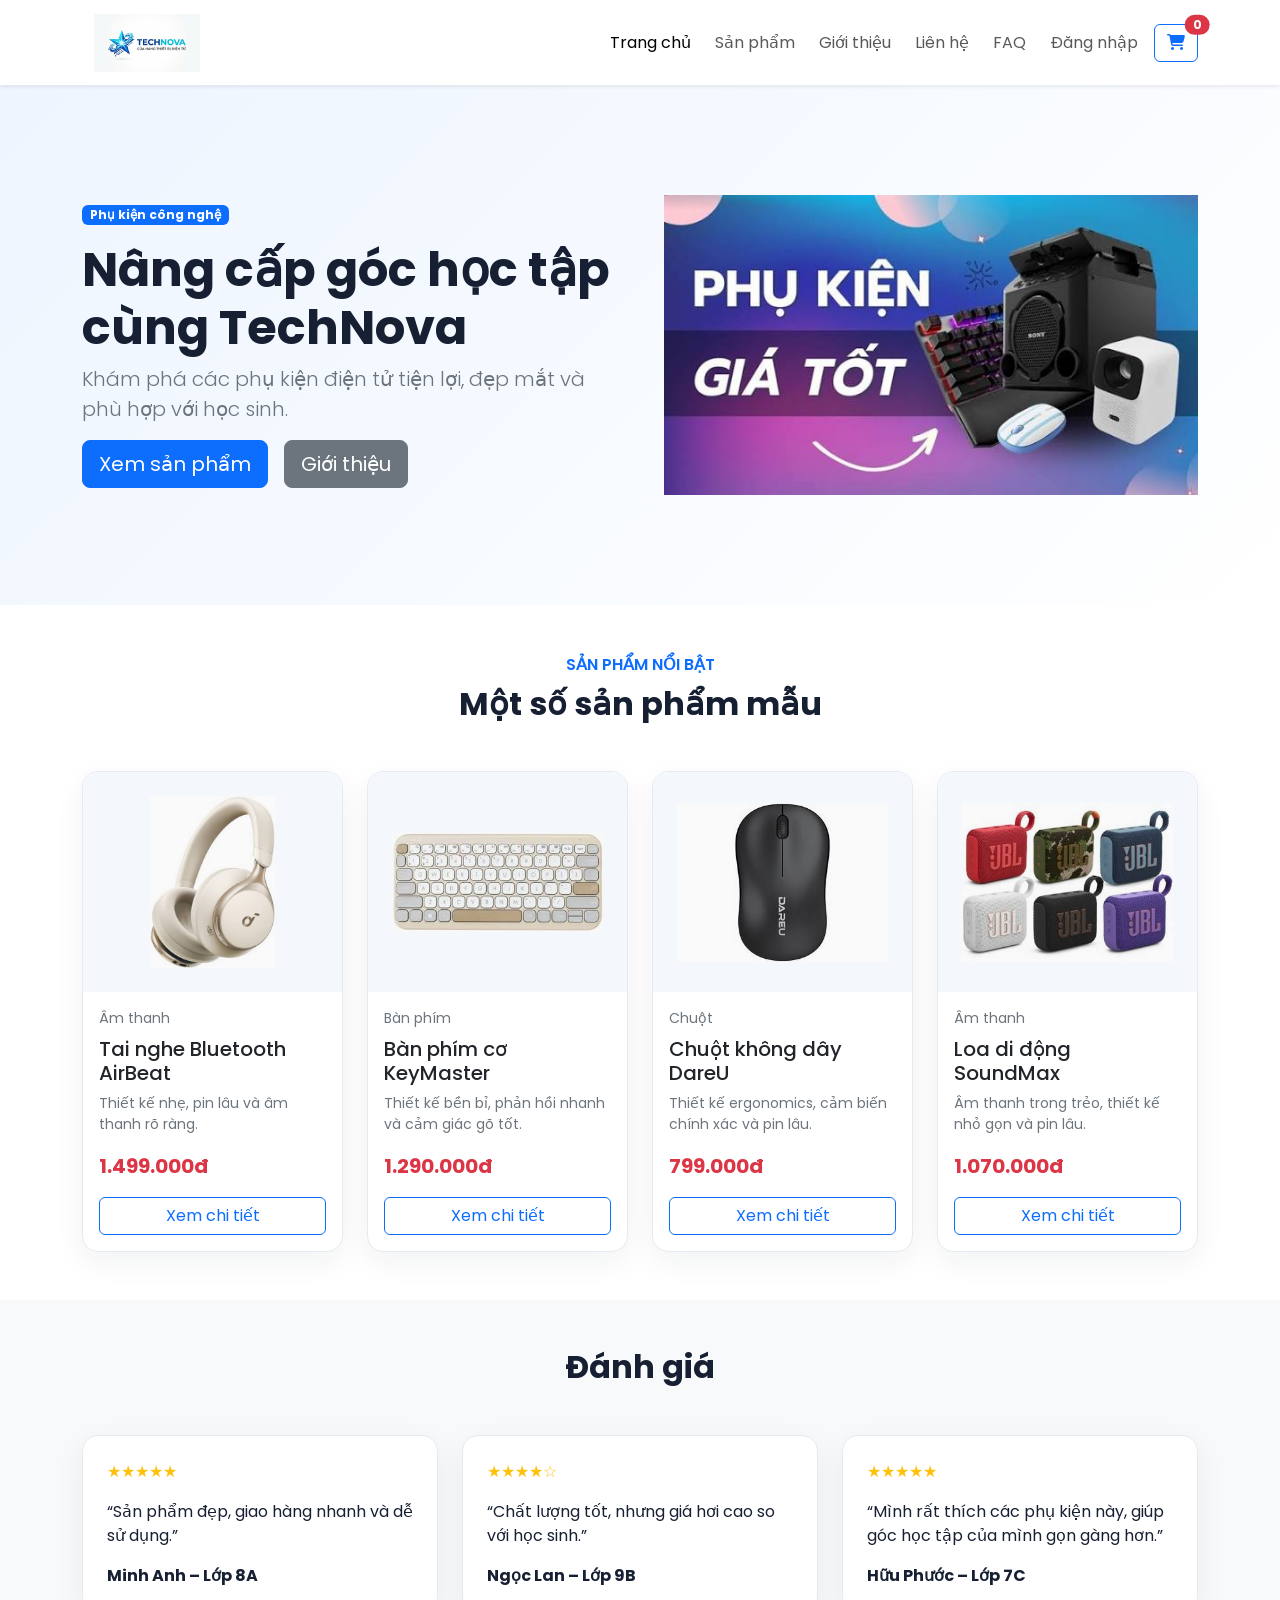
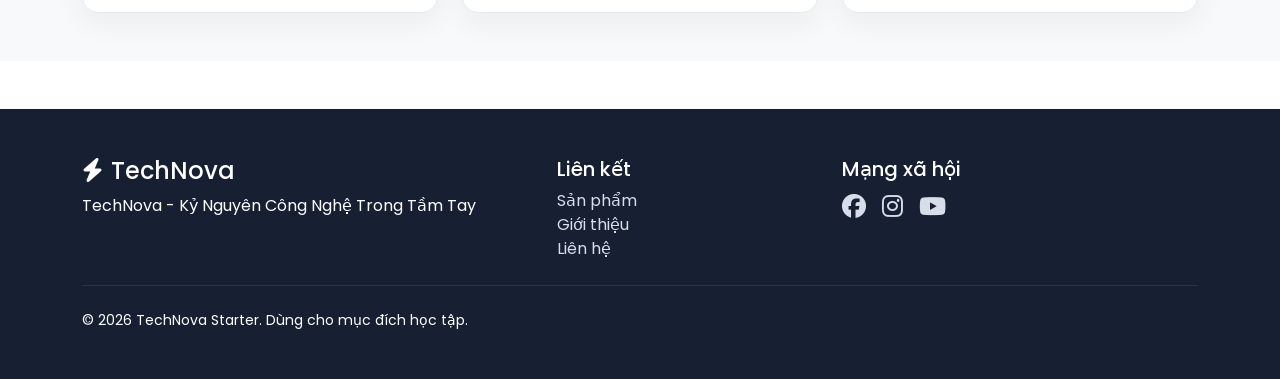
<file: index.html>
<!doctype html>
<html lang="vi">
<head>
  <meta charset="utf-8">
  <meta name="viewport" content="width=device-width, initial-scale=1">
  <meta name="description" content="Website mẫu bán phụ kiện điện tử">
  <title>Trang chủ | TechNova Starter</title>

  <link rel="preconnect" href="https://fonts.googleapis.com">
  <link rel="preconnect" href="https://fonts.gstatic.com" crossorigin>
  <link href="https://fonts.googleapis.com/css2?family=Poppins:wght@400;500;600;700&display=swap" rel="stylesheet">
  <link href="https://cdn.jsdelivr.net/npm/bootstrap@5.3.3/dist/css/bootstrap.min.css" rel="stylesheet">
  <link rel="stylesheet" href="https://cdnjs.cloudflare.com/ajax/libs/font-awesome/6.5.2/css/all.min.css">
  <link rel="stylesheet" href="assets/css/style.css">
</head>
<body>
  
    <nav class="navbar navbar-expand-lg navbar-light bg-white shadow-sm sticky-top">
      <div class="container">
        <a class="navbar-brand fw-bold text-primary" href="index.html">
          <img src="assets/images/logo.png" alt="Logo TechNova" width="200" height="100" class="d-inline-block align-text-top me-2">
        </a>
        <button class="navbar-toggler" type="button" data-bs-toggle="collapse" data-bs-target="#mainMenu" aria-controls="mainMenu" aria-expanded="false" aria-label="Mở menu">
          <span class="navbar-toggler-icon"></span>
        </button>
        <div class="collapse navbar-collapse" id="mainMenu">
          <ul class="navbar-nav ms-auto align-items-lg-center gap-lg-2">
            <li class="nav-item"><a class="nav-link active" aria-current="page" href="index.html">Trang chủ</a></li><li class="nav-item"><a class="nav-link" href="products.html">Sản phẩm</a></li><li class="nav-item"><a class="nav-link" href="about.html">Giới thiệu</a></li><li class="nav-item"><a class="nav-link" href="contact.html">Liên hệ</a></li><li class="nav-item"><a class="nav-link" href="faq.html">FAQ</a></li><li class="nav-item"><a class="nav-link" href="dang-nhap.html">Đăng nhập</a></li>
            <li class="nav-item">
              <a class="btn btn-outline-primary position-relative" href="cart.html" aria-label="Giỏ hàng">
                <i class="fa-solid fa-cart-shopping"></i>
                <span id="cart-count" class="position-absolute top-0 start-100 translate-middle badge rounded-pill bg-danger">0</span>
              </a>
            </li>
          </ul>
        </div>
      </div>
    </nav>


  <main>
    
<section class="hero-section py-5">
  <div class="container py-lg-4">
    <div class="row align-items-center g-5">
      <div class="col-lg-6">
        <span class="badge text-bg-primary mb-3">Phụ kiện công nghệ</span>
        <h1 class="display-5 fw-bold">Nâng cấp góc học tập cùng TechNova</h1>
        <p class="lead text-secondary">Khám phá các phụ kiện điện tử tiện lợi, đẹp mắt và phù hợp với học sinh.</p>
        <div class="d-flex flex-wrap gap-3">
          <a class="btn btn-primary btn-lg" href="products.html">Xem sản phẩm</a>
          <a class="btn btn-secondary btn-lg" href="about.html">Giới thiệu</a>
          <!-- TODO 01: Thêm nút phụ dẫn tới trang Giới thiệu. (Done)-->
        </div>
      </div>
      <div class="col-lg-6 text-center">
        <img src="assets/images/pkcn.jpeg" class="img-fluid hero-image" alt="Minh họa phụ kiện điện tử">
      </div>
    </div>
  </div>
</section>

<section class="py-5">
  <div class="container">
    <div class="section-heading text-center mb-5">
      <p class="text-primary fw-semibold mb-2">SẢN PHẨM NỔI BẬT</p>
      <h2 class="fw-bold">Một số sản phẩm mẫu</h2>
    </div>
    <div class="row g-4 justify-content-center">
      <div class="col-sm-8 col-md-6 col-lg-3">
        <article class="card product-card h-100">
          <img src="assets/images/tai_nghe.png" class="card-img-top product-image" alt="Tai nghe Bluetooth">
          <div class="card-body d-flex flex-column">
            <span class="small text-secondary">Âm thanh</span>
            <h3 class="h5 mt-2">Tai nghe Bluetooth AirBeat</h3>
            <p class="text-secondary small">Thiết kế nhẹ, pin lâu và âm thanh rõ ràng.</p>
            <p class="text-danger fw-bold fs-5">1.499.000đ</p>
            <a class="btn btn-outline-primary mt-auto" href="products.html">Xem chi tiết</a>
          </div>
        </article>
      </div>
      <div class="col-sm-8 col-md-6 col-lg-3">
        <article class="card product-card h-100">
          <img src="assets/images/ban_phim_co.jpeg" class="card-img-top product-image" alt="Bàn phím cơ">
          <div class="card-body d-flex flex-column">
            <span class="small text-secondary">Bàn phím</span>
            <h3 class="h5 mt-2">Bàn phím cơ KeyMaster</h3>
            <p class="text-secondary small">Thiết kế bền bỉ, phản hồi nhanh và cảm giác gõ tốt.</p>
            <p class="text-danger fw-bold fs-5">1.290.000đ</p>
            <a class="btn btn-outline-primary mt-auto" href="products.html">Xem chi tiết</a>
          </div>
        </article>
      </div>
      <div class="col-sm-8 col-md-6 col-lg-3">
        <article class="card product-card h-100">
          <img src="assets/images/chout_khong_day.jpeg" class="card-img-top product-image" alt="Chuột không dây">
          <div class="card-body d-flex flex-column">
            <span class="small text-secondary">Chuột</span>
            <h3 class="h5 mt-2">Chuột không dây DareU</h3>
            <p class="text-secondary small">Thiết kế ergonomics, cảm biến chính xác và pin lâu.</p>
            <p class="text-danger fw-bold fs-5">799.000đ</p>
            <a class="btn btn-outline-primary mt-auto" href="products.html">Xem chi tiết</a>
          </div>
        </article>
      </div>
      <div class="col-sm-8 col-md-6 col-lg-3">
        <article class="card product-card h-100">
          <img src="assets/images/loa_di_dong.jpg" class="card-img-top product-image" alt="Loa di động">
          <div class="card-body d-flex flex-column">
            <span class="small text-secondary">Âm thanh</span>
            <h3 class="h5 mt-2">Loa di động SoundMax</h3>
            <p class="text-secondary small">Âm thanh trong trẻo, thiết kế nhỏ gọn và pin lâu.</p>
            <p class="text-danger fw-bold fs-5">1.070.000đ</p>
            <a class="btn btn-outline-primary mt-auto" href="products.html">Xem chi tiết</a>
          </div>
        </article>
      </div>
      <!-- TODO 02: Sao chép card trên và tạo thêm ít nhất 3 sản phẩm. (Done)-->
      <!-- TODO 03: Dùng ảnh keyboard.svg, mouse.svg và speaker.svg. (Done)-->
    </div>
  </div>
</section>

<section class="py-5 bg-body-tertiary">
  <div class="container">
    <div class="section-heading text-center mb-5">
      <h2 class="fw-bold">Đánh giá</h2>
    </div>
    <div class="row g-4">
      <div class="col-md-4">
        <div class="testimonial-card p-4 h-100">
          <div class="text-warning mb-3">★★★★★</div>
          <p>“Sản phẩm đẹp, giao hàng nhanh và dễ sử dụng.”</p>
          <strong>Minh Anh – Lớp 8A</strong>
        </div>
      </div>
      <div class="col-md-4">
        <div class="testimonial-card p-4 h-100">
          <div class="text-warning mb-3">★★★★☆</div>
          <p>“Chất lượng tốt, nhưng giá hơi cao so với học sinh.”</p>
          <strong>Ngọc Lan – Lớp 9B</strong>
        </div>
      </div>
      <div class="col-md-4">
        <div class="testimonial-card p-4 h-100">
          <div class="text-warning mb-3">★★★★★</div>
          <p>“Mình rất thích các phụ kiện này, giúp góc học tập của mình gọn gàng hơn.”</p>
          <strong>Hữu Phước – Lớp 7C</strong>
        </div>
      </div>
      <!-- TODO 04: Thêm 2 lời nhận xét khác, có tên và lớp. (Done)-->
    </div>
  </div>
</section>

<!-- TODO 05: Tạo Call To Action có tiêu đề, mô tả và nút “Mua sắm ngay”. -->

  </main>

  
    <footer class="site-footer mt-5 py-5">
      <div class="container">
        <div class="row g-4">
          <div class="col-md-5">
            <h4><i class="fa-solid fa-bolt me-2"></i>TechNova</h4>
            <p class="mb-0">TechNova - Kỷ Nguyên Công Nghệ Trong Tầm Tay</p>
          </div>
          <div class="col-6 col-md-3">
            <h5>Liên kết</h5>
            <a href="products.html">Sản phẩm</a><br>
            <a href="about.html">Giới thiệu</a><br>
            <a href="contact.html">Liên hệ</a>
          </div>
          <div class="col-6 col-md-4">
            <h5>Mạng xã hội</h5>
            <div class="d-flex gap-3 fs-4">
              <a href="#" aria-label="Facebook"><i class="fa-brands fa-facebook"></i></a>
              <a href="#" aria-label="Instagram"><i class="fa-brands fa-instagram"></i></a>
              <a href="#" aria-label="YouTube"><i class="fa-brands fa-youtube"></i></a>
            </div>
            <!-- TODO: Học sinh thay đường dẫn mạng xã hội thật hoặc xóa mục này. -->
          </div>
        </div>
        <hr class="border-secondary my-4">
        <p class="small mb-0">© 2026 TechNova Starter. Dùng cho mục đích học tập.</p>
      </div>
    </footer>

  <script src="https://cdn.jsdelivr.net/npm/bootstrap@5.3.3/dist/js/bootstrap.bundle.min.js"></script>
  <script src="assets/js/main.js"></script>
</body>
</html>
</file>
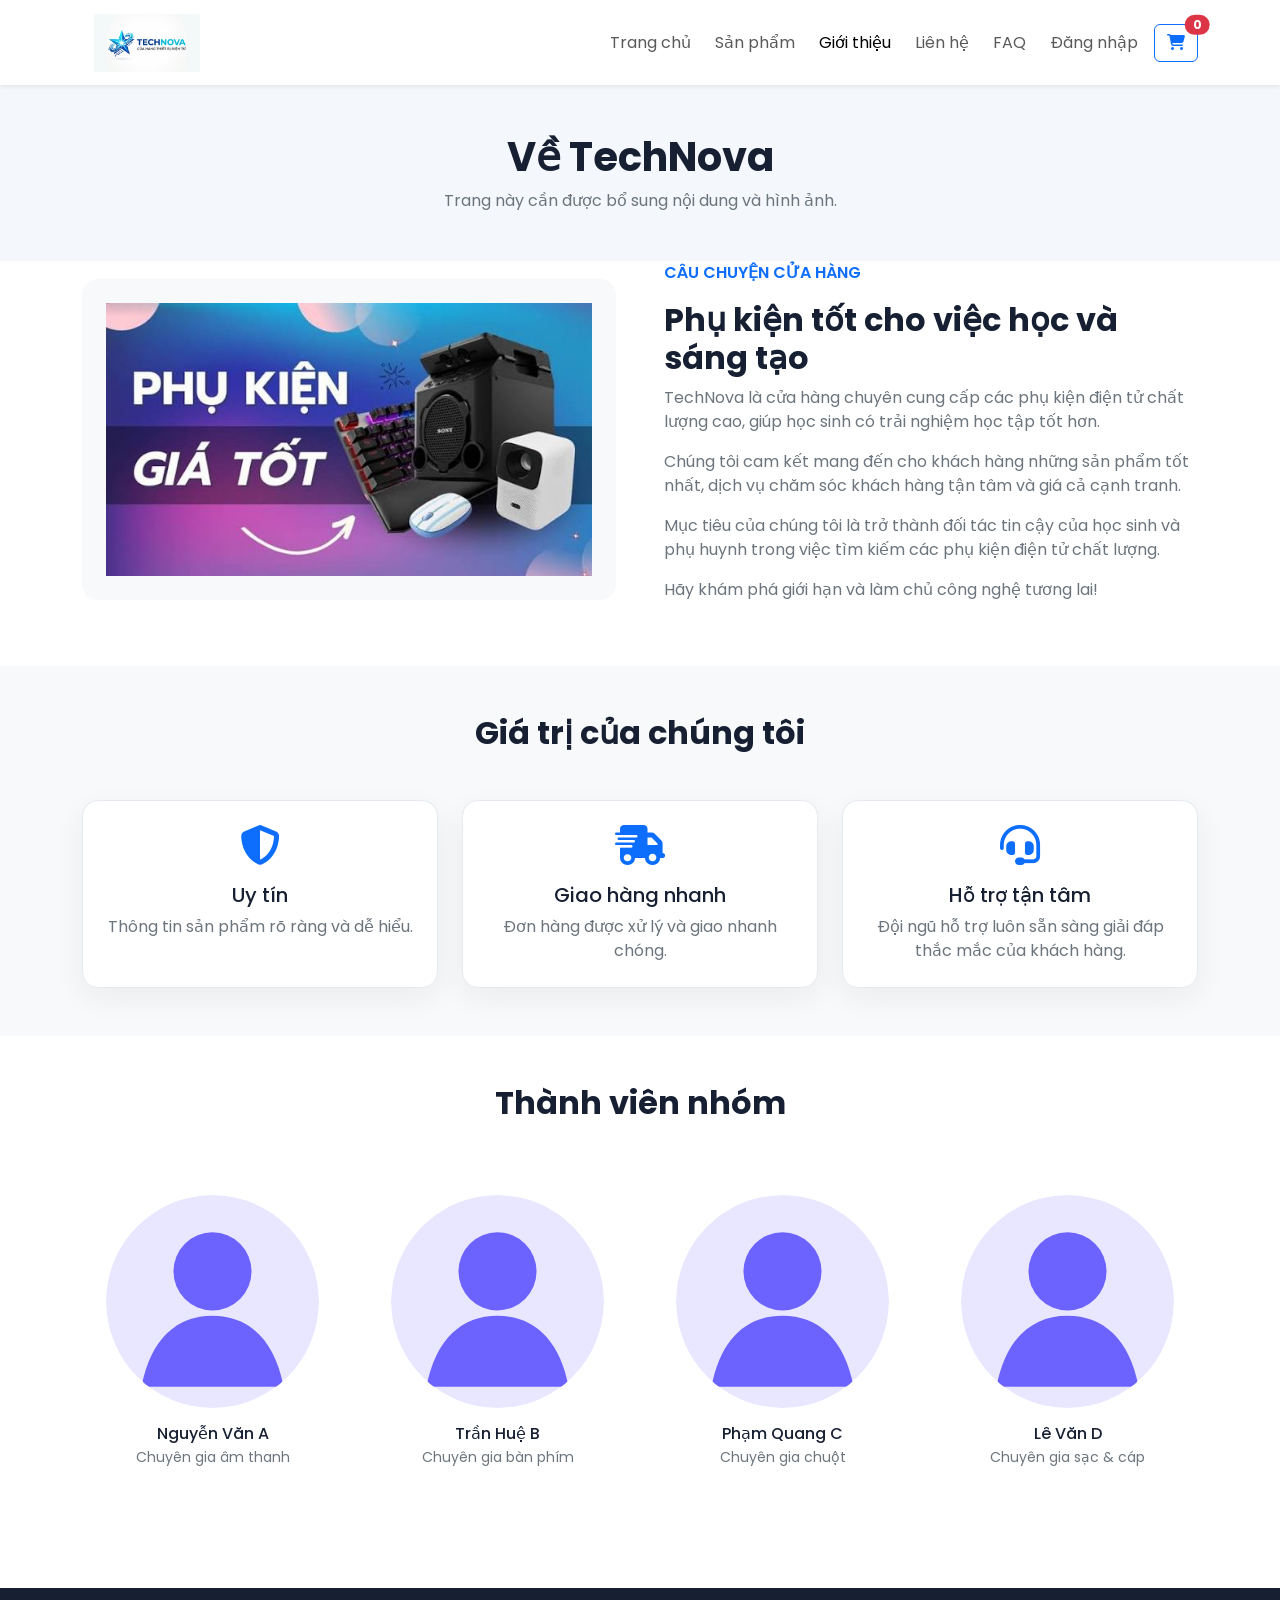
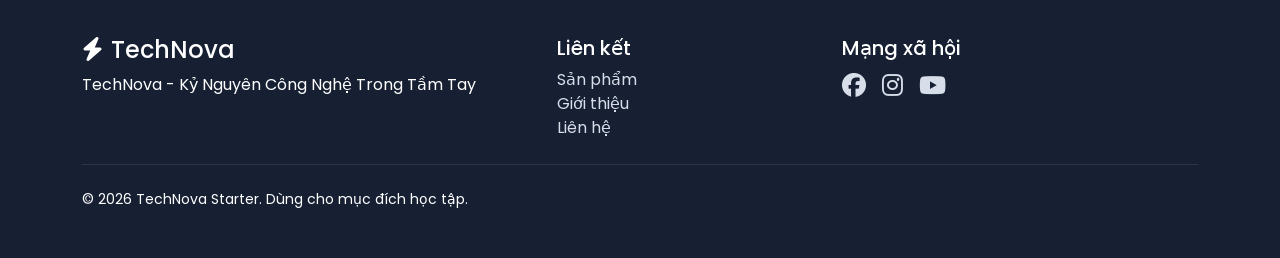
<file: about.html>
<!doctype html>
<html lang="vi">
<head>
  <meta charset="utf-8">
  <meta name="viewport" content="width=device-width, initial-scale=1">
  <meta name="description" content="Website mẫu bán phụ kiện điện tử">
  <title>Giới thiệu | TechNova Starter</title>

  <link rel="preconnect" href="https://fonts.googleapis.com">
  <link rel="preconnect" href="https://fonts.gstatic.com" crossorigin>
  <link href="https://fonts.googleapis.com/css2?family=Poppins:wght@400;500;600;700&display=swap" rel="stylesheet">
  <link href="https://cdn.jsdelivr.net/npm/bootstrap@5.3.3/dist/css/bootstrap.min.css" rel="stylesheet">
  <link rel="stylesheet" href="https://cdnjs.cloudflare.com/ajax/libs/font-awesome/6.5.2/css/all.min.css">
  <link rel="stylesheet" href="assets/css/style.css">
</head>
<body>
  
    <nav class="navbar navbar-expand-lg navbar-light bg-white shadow-sm sticky-top">
      <div class="container">
        <a class="navbar-brand fw-bold text-primary" href="index.html">
          <img src="assets/images/logo.png" alt="Logo TechNova" width="200" height="100" class="d-inline-block align-text-top me-2">
        </a>
        <button class="navbar-toggler" type="button" data-bs-toggle="collapse" data-bs-target="#mainMenu" aria-controls="mainMenu" aria-expanded="false" aria-label="Mở menu">
          <span class="navbar-toggler-icon"></span>
        </button>
        <div class="collapse navbar-collapse" id="mainMenu">
          <ul class="navbar-nav ms-auto align-items-lg-center gap-lg-2">
            <li class="nav-item"><a class="nav-link" href="index.html">Trang chủ</a></li><li class="nav-item"><a class="nav-link" href="products.html">Sản phẩm</a></li><li class="nav-item"><a class="nav-link active" aria-current="page" href="about.html">Giới thiệu</a></li><li class="nav-item"><a class="nav-link" href="contact.html">Liên hệ</a></li><li class="nav-item"><a class="nav-link" href="faq.html">FAQ</a></li><li class="nav-item"><a class="nav-link" href="dang-nhap.html">Đăng nhập</a></li>
            <li class="nav-item">
              <a class="btn btn-outline-primary position-relative" href="cart.html" aria-label="Giỏ hàng">
                <i class="fa-solid fa-cart-shopping"></i>
                <span id="cart-count" class="position-absolute top-0 start-100 translate-middle badge rounded-pill bg-danger">0</span>
              </a>
            </li>
          </ul>
        </div>
      </div>
    </nav>

 

  <main>
    
<section class="page-header py-5 text-center">
  <div class="container">
    <h1 class="fw-bold">Về TechNova</h1>
    <p class="text-secondary mb-0">Trang này cần được bổ sung nội dung và hình ảnh.</p>
  </div>
</section>

<section class="pb-5">
  <div class="container">
    <div class="row align-items-center g-5">
      <div class="col-lg-6">
        <img src="assets/images/pkcn.jpeg" class="img-fluid rounded-4 bg-body-tertiary p-4" alt="Minh họa TechNova">
      </div>
      <div class="col-lg-6">
        <p class="text-primary fw-semibold">CÂU CHUYỆN CỬA HÀNG</p>
        <h2 class="fw-bold">Phụ kiện tốt cho việc học và sáng tạo</h2>
        <p class="text-secondary">TechNova là cửa hàng chuyên cung cấp các phụ kiện điện tử chất lượng cao, giúp học sinh có trải nghiệm học tập tốt hơn.</p>
        <p class="text-secondary">Chúng tôi cam kết mang đến cho khách hàng những sản phẩm tốt nhất, dịch vụ chăm sóc khách hàng tận tâm và giá cả cạnh tranh.</p>
        <p class="text-secondary">Mục tiêu của chúng tôi là trở thành đối tác tin cậy của học sinh và phụ huynh trong việc tìm kiếm các phụ kiện điện tử chất lượng.</p>
        <p class="text-secondary">Hãy khám phá giới hạn và làm chủ công nghệ tương lai!</p>
        <!-- TODO 15: Viết thêm 2 đoạn giới thiệu về mục tiêu và giá trị của cửa hàng.(Done) -->
      </div>
    </div>
  </div>
</section>

<section class="py-5 bg-body-tertiary">
  <div class="container">
    <h2 class="text-center fw-bold mb-5">Giá trị của chúng tôi</h2>
    <div class="row g-4">
      <div class="col-md-4">
        <div class="feature-card p-4 text-center h-100">
          <i class="fa-solid fa-shield-halved fs-1 text-primary"></i>
          <h3 class="h5 mt-3">Uy tín</h3>
          <p class="text-secondary mb-0">Thông tin sản phẩm rõ ràng và dễ hiểu.</p>
        </div>
      </div>
      <div class="col-md-4">
        <div class="feature-card p-4 text-center h-100">
          <i class="fa-solid fa-truck-fast fs-1 text-primary"></i>
          <h3 class="h5 mt-3">Giao hàng nhanh</h3>
          <p class="text-secondary mb-0">Đơn hàng được xử lý và giao nhanh chóng.</p>
        </div>
      </div>
      <div class="col-md-4">
        <div class="feature-card p-4 text-center h-100">
          <i class="fa-solid fa-headset fs-1 text-primary"></i>
          <h3 class="h5 mt-3">Hỗ trợ tận tâm</h3>
          <p class="text-secondary mb-0">Đội ngũ hỗ trợ luôn sẵn sàng giải đáp thắc mắc của khách hàng.</p>
        </div>
      </div>
      <!-- TODO 16: Thêm hai giá trị khác, mỗi giá trị có icon Font Awesome. (Done) -->
    </div>
  </div>
</section>
<section class="py-5">
  <div class="container">
    <h2 class="text-center fw-bold mb-5">Thành viên nhóm</h2>
    <div class="row g-4 justify-content-center">
      <div class="col-sm-6 col-md-4 col-lg-3">
        <div class="team-card text-center h-100 p-4">
          <img src="assets/images/avatar.svg" class="rounded-circle mb-3" alt="Thành viên nhóm">
          <h3 class="h6 mb-1">Nguyễn Văn A</h3>
          <p class="text-secondary small mb-0">Chuyên gia âm thanh</p>
        </div>
      </div>
      <div class="col-sm-6 col-md-4 col-lg-3">
        <div class="team-card text-center h-100 p-4">
          <img src="assets/images/avatar.svg" class="rounded-circle mb-3" alt="Thành viên nhóm">
          <h3 class="h6 mb-1">Trần Huệ B</h3>
          <p class="text-secondary small mb-0">Chuyên gia bàn phím</p>
        </div>
      </div>
      <div class="col-sm-6 col-md-4 col-lg-3">
        <div class="team-card text-center h-100 p-4">
          <img src="assets/images/avatar.svg" class="rounded-circle mb-3" alt="Thành viên nhóm">
          <h3 class="h6 mb-1">Phạm Quang C</h3>
          <p class="text-secondary small mb-0">Chuyên gia chuột</p>
        </div>
      </div>
      <div class="col-sm-6 col-md-4 col-lg-3">
        <div class="team-card text-center h-100 p-4">
          <img src="assets/images/avatar.svg" class="rounded-circle mb-3" alt="Thành viên nhóm">
          <h3 class="h6 mb-1">Lê Văn D</h3>
          <p class="text-secondary small mb-0">Chuyên gia sạc & cáp</p>
        </div>
      </div>
      <!-- TODO 17: Thêm phần “Thành viên nhóm” hoặc “Số liệu nổi bật”. (Done) -->
    </div>
  </div>

  </main>

  
    <footer class="site-footer mt-5 py-5">
      <div class="container">
        <div class="row g-4">
          <div class="col-md-5">
            <h4><i class="fa-solid fa-bolt me-2"></i>TechNova</h4>
            <p class="mb-0">TechNova - Kỷ Nguyên Công Nghệ Trong Tầm Tay</p>
          </div>
          <div class="col-6 col-md-3">
            <h5>Liên kết</h5>
            <a href="products.html">Sản phẩm</a><br>
            <a href="about.html">Giới thiệu</a><br>
            <a href="contact.html">Liên hệ</a>
          </div>
          <div class="col-6 col-md-4">
            <h5>Mạng xã hội</h5>
            <div class="d-flex gap-3 fs-4">
              <a href="#" aria-label="Facebook"><i class="fa-brands fa-facebook"></i></a>
              <a href="#" aria-label="Instagram"><i class="fa-brands fa-instagram"></i></a>
              <a href="#" aria-label="YouTube"><i class="fa-brands fa-youtube"></i></a>
            </div>
            <!-- TODO: Học sinh thay đường dẫn mạng xã hội thật hoặc xóa mục này. -->
          </div>
        </div>
        <hr class="border-secondary my-4">
        <p class="small mb-0">© 2026 TechNova Starter. Dùng cho mục đích học tập.</p>
      </div>
    </footer>

  <script src="https://cdn.jsdelivr.net/npm/bootstrap@5.3.3/dist/js/bootstrap.bundle.min.js"></script>
  <script src="assets/js/main.js"></script>
</body>
</html>
</file>
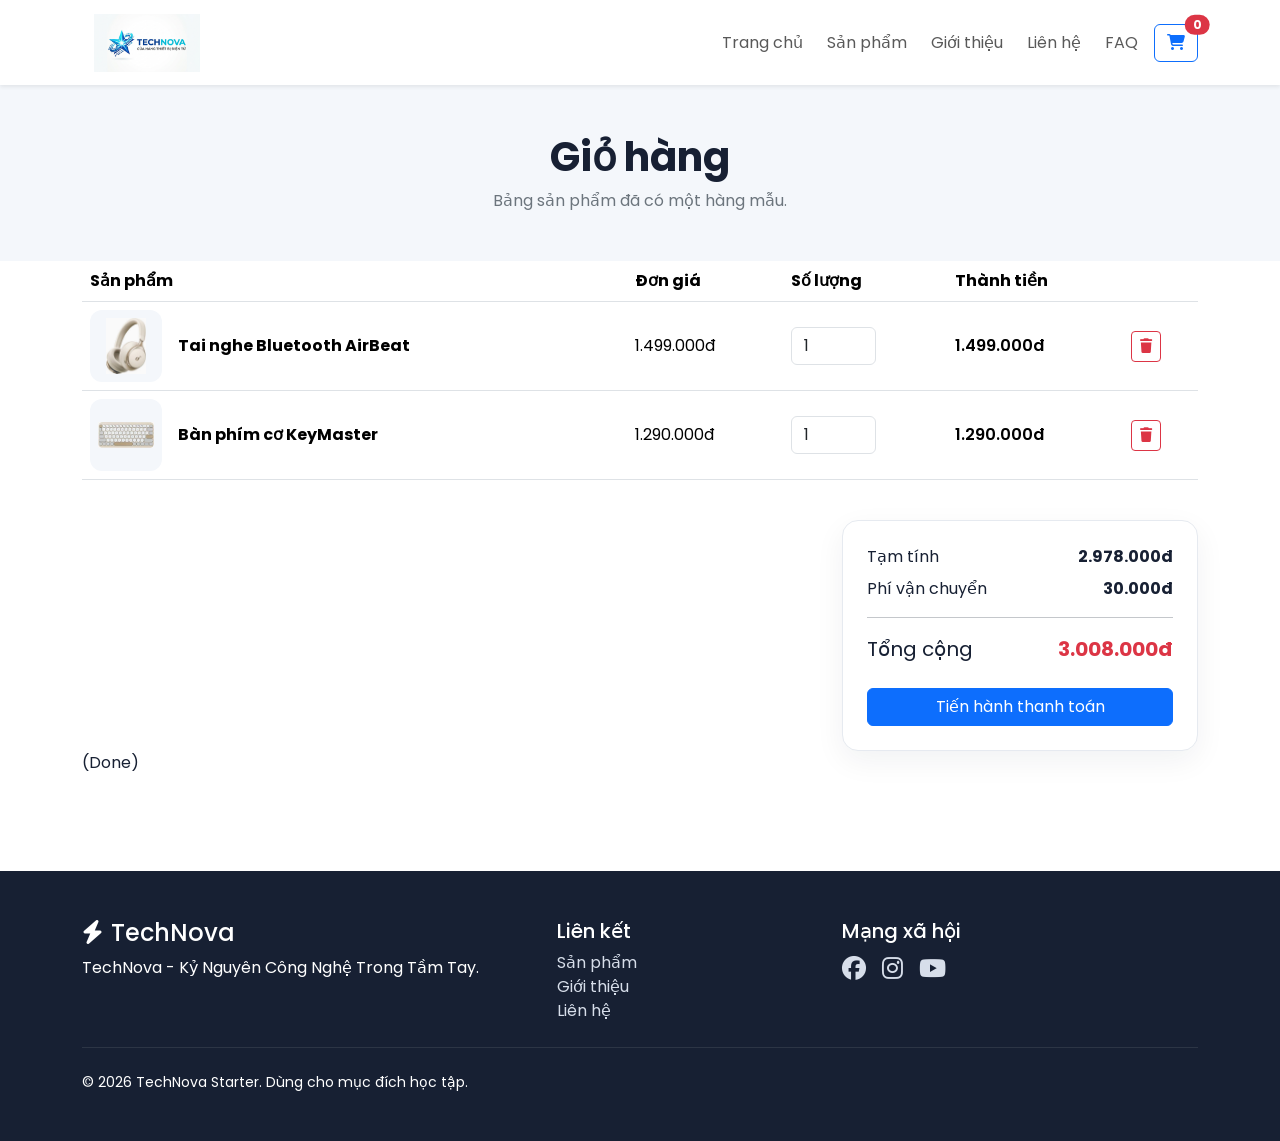
<file: cart.html>
<!doctype html>
<html lang="vi">
<head>
  <meta charset="utf-8">
  <meta name="viewport" content="width=device-width, initial-scale=1">
  <meta name="description" content="Website mẫu bán phụ kiện điện tử">
  <title>Giỏ hàng | TechNova Starter</title>

  <link rel="preconnect" href="https://fonts.googleapis.com">
  <link rel="preconnect" href="https://fonts.gstatic.com" crossorigin>
  <link href="https://fonts.googleapis.com/css2?family=Poppins:wght@400;500;600;700&display=swap" rel="stylesheet">
  <link href="https://cdn.jsdelivr.net/npm/bootstrap@5.3.3/dist/css/bootstrap.min.css" rel="stylesheet">
  <link rel="stylesheet" href="https://cdnjs.cloudflare.com/ajax/libs/font-awesome/6.5.2/css/all.min.css">
  <link rel="stylesheet" href="assets/css/style.css">
</head>
<body>
  
    <nav class="navbar navbar-expand-lg navbar-light bg-white shadow-sm sticky-top">
      <div class="container">
        <a class="navbar-brand fw-bold text-primary" href="index.html">
          <img src="assets/images/logo.png" alt="Logo TechNova" width="200" height="100" class="d-inline-block align-text-top me-2">
        </a>
        <button class="navbar-toggler" type="button" data-bs-toggle="collapse" data-bs-target="#mainMenu" aria-controls="mainMenu" aria-expanded="false" aria-label="Mở menu">
          <span class="navbar-toggler-icon"></span>
        </button>
        <div class="collapse navbar-collapse" id="mainMenu">
          <ul class="navbar-nav ms-auto align-items-lg-center gap-lg-2">
            <li class="nav-item"><a class="nav-link" href="index.html">Trang chủ</a></li><li class="nav-item"><a class="nav-link" href="products.html">Sản phẩm</a></li><li class="nav-item"><a class="nav-link" href="about.html">Giới thiệu</a></li><li class="nav-item"><a class="nav-link" href="contact.html">Liên hệ</a></li><li class="nav-item"><a class="nav-link" href="faq.html">FAQ</a></li>
            <li class="nav-item">
              <a class="btn btn-outline-primary position-relative" href="cart.html" aria-label="Giỏ hàng">
                <i class="fa-solid fa-cart-shopping"></i>
                <span id="cart-count" class="position-absolute top-0 start-100 translate-middle badge rounded-pill bg-danger">0</span>
              </a>
            </li>
          </ul>
        </div>
      </div>
    </nav>


  <main>
    
<section class="page-header py-5 text-center">
  <div class="container">
    <h1 class="fw-bold">Giỏ hàng</h1>
    <p class="text-secondary mb-0">Bảng sản phẩm đã có một hàng mẫu.</p>
  </div>
</section>

<section class="pb-5">
  <div class="container">
    <div class="table-responsive">
      <table class="table align-middle cart-table">
        <thead>
          <tr>
            <th>Sản phẩm</th>
            <th>Đơn giá</th>
            <th>Số lượng</th>
            <th>Thành tiền</th>
            <th></th>
          </tr>
        </thead>
        <tbody id="cart-items">
          <tr data-price="1499000">
            <td>
              <div class="d-flex align-items-center gap-3">
                <img src="assets/images/tai_nghe.png" class="cart-thumb" alt="Tai nghe Bluetooth AirBeat">
                <strong>Tai nghe Bluetooth AirBeat</strong>
              </div>
            </td>
            <td class="unit-price">1.499.000đ</td>
            <td><input class="form-control cart-quantity" type="number" min="1" value="1"></td>
            <td class="line-total fw-semibold">1.499.000đ</td>
            <td><button class="btn btn-sm btn-outline-danger remove-item" type="button"><i class="fa-solid fa-trash"></i></button></td>
          </tr>
          <tr data-price="1290000">
            <td>
              <div class="d-flex align-items-center gap-3">
                <img src="assets/images/ban_phim_co.jpeg" class="cart-thumb" alt="Bàn phím cơ KeyMaster">
                <strong>Bàn phím cơ KeyMaster</strong>
              </div>
            </td>
            <td class="unit-price">1.290.000đ</td>
            <td><input class="form-control cart-quantity" type="number" min="1" value="1"></td>
            <td class="line-total fw-semibold">1.290.000đ</td>
            <td><button class="btn btn-sm btn-outline-danger remove-item" type="button"><i class="fa-solid fa-trash"></i></button></td>
          </tr>
          <!-- TODO 11: Thêm một sản phẩm mẫu thứ hai. (Done)-->
        </tbody>
      </table>
    </div>

    <div class="row justify-content-end mt-4">
      <div class="col-md-6 col-lg-4">
        <div class="summary-card p-4">
          <div class="d-flex justify-content-between mb-2"><span>Tạm tính</span><strong id="subtotal">2.978.000đ</strong></div>
          <div class="d-flex justify-content-between mb-3"><span>Phí vận chuyển</span><strong>30.000đ</strong></div>
          <hr>
          <div class="d-flex justify-content-between fs-5"><span>Tổng cộng</span><strong id="grand-total" class="text-danger">3.008.000đ</strong></div>
          <a class="btn btn-primary w-100 mt-4" href="checkout.html">Tiến hành thanh toán</a>
        </div>
      </div>
    </div>

    <!-- TODO 12: Hoàn thiện hàm updateCartTotals() trong main.js. --> (Done)
  </div>
</section>

  </main>

  
    <footer class="site-footer mt-5 py-5">
      <div class="container">
        <div class="row g-4">
          <div class="col-md-5">
            <h4><i class="fa-solid fa-bolt me-2"></i>TechNova</h4>
            <p class="mb-0">TechNova - Kỷ Nguyên Công Nghệ Trong Tầm Tay.</p>
          </div>
          <div class="col-6 col-md-3">
            <h5>Liên kết</h5>
            <a href="products.html">Sản phẩm</a><br>
            <a href="about.html">Giới thiệu</a><br>
            <a href="contact.html">Liên hệ</a>
          </div>
          <div class="col-6 col-md-4">
            <h5>Mạng xã hội</h5>
            <div class="d-flex gap-3 fs-4">
              <a href="#" aria-label="Facebook"><i class="fa-brands fa-facebook"></i></a>
              <a href="#" aria-label="Instagram"><i class="fa-brands fa-instagram"></i></a>
              <a href="#" aria-label="YouTube"><i class="fa-brands fa-youtube"></i></a>
            </div>
            <!-- TODO: Học sinh thay đường dẫn mạng xã hội thật hoặc xóa mục này. -->
          </div>
        </div>
        <hr class="border-secondary my-4">
        <p class="small mb-0">© 2026 TechNova Starter. Dùng cho mục đích học tập.</p>
      </div>
    </footer>

  <script src="https://cdn.jsdelivr.net/npm/bootstrap@5.3.3/dist/js/bootstrap.bundle.min.js"></script>
  <script src="assets/js/main.js"></script>
</body>
</html>
</file>
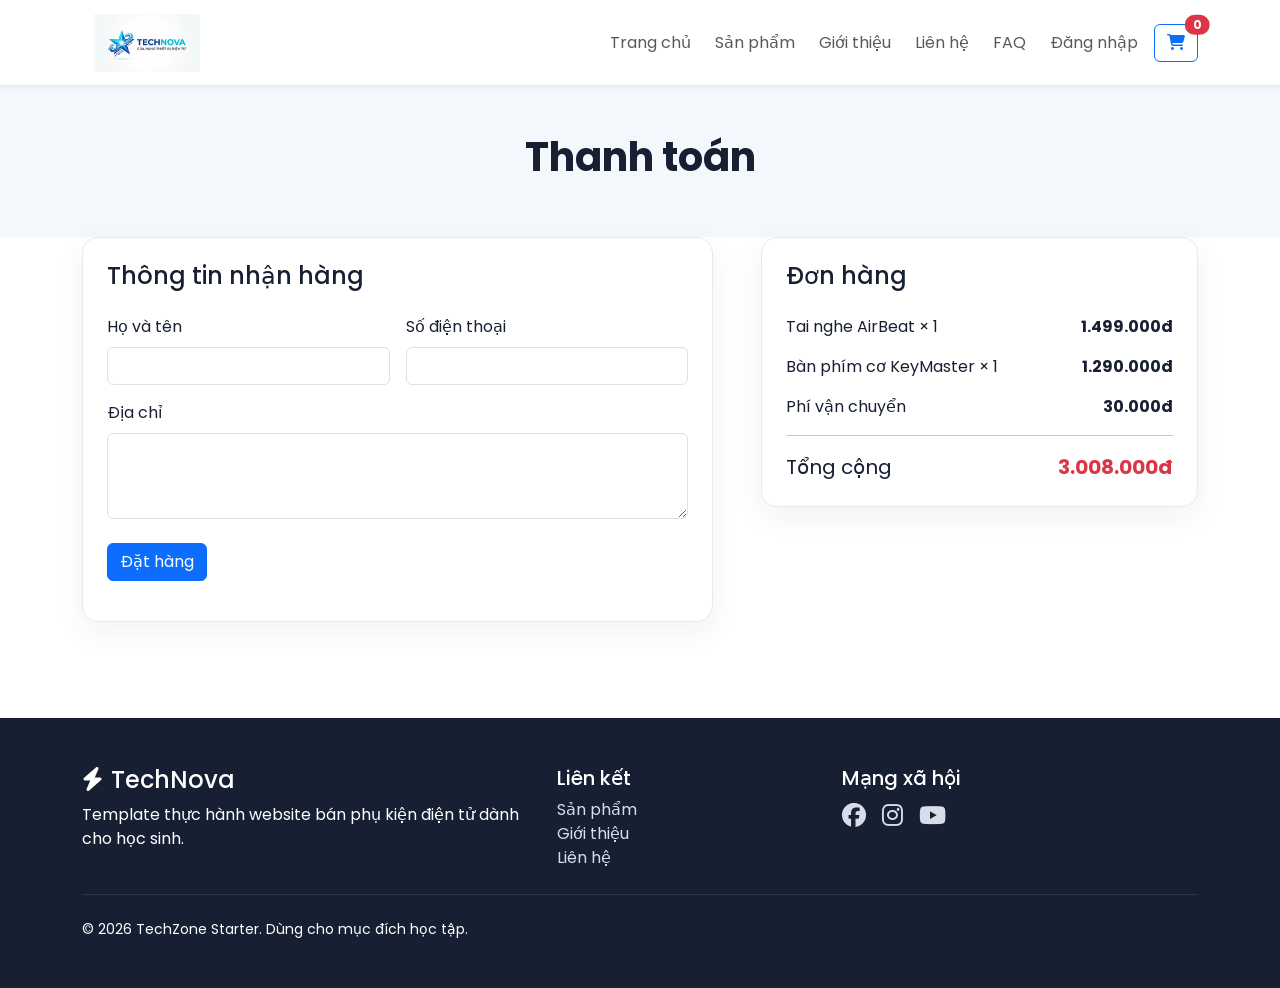
<file: checkout.html>
<!doctype html>
<html lang="vi">
<head>
  <meta charset="utf-8">
  <meta name="viewport" content="width=device-width, initial-scale=1">
  <meta name="description" content="Website mẫu bán phụ kiện điện tử">
  <title>Thanh toán | TechNova Starter</title>

  <link rel="preconnect" href="https://fonts.googleapis.com">
  <link rel="preconnect" href="https://fonts.gstatic.com" crossorigin>
  <link href="https://fonts.googleapis.com/css2?family=Poppins:wght@400;500;600;700&display=swap" rel="stylesheet">
  <link href="https://cdn.jsdelivr.net/npm/bootstrap@5.3.3/dist/css/bootstrap.min.css" rel="stylesheet">
  <link rel="stylesheet" href="https://cdnjs.cloudflare.com/ajax/libs/font-awesome/6.5.2/css/all.min.css">
  <link rel="stylesheet" href="assets/css/style.css">
</head>
<body>
  
    <nav class="navbar navbar-expand-lg navbar-light bg-white shadow-sm sticky-top">
      <div class="container">
        <a class="navbar-brand fw-bold text-primary" href="index.html">
          <img src="assets/images/logo.png" alt="Logo TechNova" width="200" height="100" class="d-inline-block align-text-top me-2">
        </a>
        <button class="navbar-toggler" type="button" data-bs-toggle="collapse" data-bs-target="#mainMenu" aria-controls="mainMenu" aria-expanded="false" aria-label="Mở menu">
          <span class="navbar-toggler-icon"></span>
        </button>
        <div class="collapse navbar-collapse" id="mainMenu">
          <ul class="navbar-nav ms-auto align-items-lg-center gap-lg-2">
            <li class="nav-item"><a class="nav-link" href="index.html">Trang chủ</a></li><li class="nav-item"><a class="nav-link" href="products.html">Sản phẩm</a></li><li class="nav-item"><a class="nav-link" href="about.html">Giới thiệu</a></li><li class="nav-item"><a class="nav-link" href="contact.html">Liên hệ</a></li><li class="nav-item"><a class="nav-link" href="faq.html">FAQ</a></li><li class="nav-item"><a class="nav-link" href="dang-nhap.html">Đăng nhập</a></li>
            <li class="nav-item">
              <a class="btn btn-outline-primary position-relative" href="cart.html" aria-label="Giỏ hàng">
                <i class="fa-solid fa-cart-shopping"></i>
                <span id="cart-count" class="position-absolute top-0 start-100 translate-middle badge rounded-pill bg-danger">0</span>
              </a>
            </li>
          </ul>
        </div>
      </div>
    </nav>


  <main>
    
<section class="page-header py-5 text-center">
  <div class="container">
    <h1 class="fw-bold">Thanh toán</h1>
  </div>
</section>

<section class="pb-5">
  <div class="container">
    <div class="row g-5">
      <div class="col-lg-7">
        <form id="checkout-form" class="form-card p-4" novalidate>
          <h2 class="h4 mb-4">Thông tin nhận hàng</h2>
          <div class="row g-3">
            <div class="col-md-6">
              <label for="full-name" class="form-label">Họ và tên</label>
              <input id="full-name" class="form-control" type="text" required>
              <div class="invalid-feedback">Vui lòng nhập họ và tên.</div>
            </div>
            <div class="col-md-6">
              <label for="phone" class="form-label">Số điện thoại</label>
              <input id="phone" class="form-control" type="tel" required>
              <div class="invalid-feedback">Vui lòng nhập số điện thoại.</div>
            </div>
            <div class="col-12">
              <label for="address" class="form-label">Địa chỉ</label>
              <textarea id="address" class="form-control" rows="3" required></textarea>
              <div class="invalid-feedback">Vui lòng nhập địa chỉ.</div>
            </div>
            <!-- TODO 13: Thêm trường Email và lựa chọn phương thức thanh toán. -->
          </div>
          <button class="btn btn-primary mt-4" type="submit">Đặt hàng</button>
          <p id="checkout-message" class="mt-3 mb-0" aria-live="polite"></p>
        </form>
      </div>
      <div class="col-lg-5">
        <div class="summary-card p-4">
          <h2 class="h4 mb-4">Đơn hàng</h2>
          <div class="d-flex justify-content-between mb-3"><span>Tai nghe AirBeat × 1</span><strong>1.499.000đ</strong></div>
          <div class="d-flex justify-content-between mb-3"><span>Bàn phím cơ KeyMaster × 1</span><strong>1.290.000đ</strong></div>
          <div class="d-flex justify-content-between mb-3"><span>Phí vận chuyển</span><strong>30.000đ</strong></div>
          <hr>
          <div class="d-flex justify-content-between fs-5"><span>Tổng cộng</span><strong class="text-danger">3.008.000đ</strong></div>
          <!-- TODO 14: Đồng bộ đơn hàng với dữ liệu từ trang Giỏ hàng (nâng cao). -->
        </div>
      </div>
    </div>
  </div>
</section>

  </main>

  
    <footer class="site-footer mt-5 py-5">
      <div class="container">
        <div class="row g-4">
          <div class="col-md-5">
            <h4><i class="fa-solid fa-bolt me-2"></i>TechNova</h4>
            <p class="mb-0">Template thực hành website bán phụ kiện điện tử dành cho học sinh.</p>
          </div>
          <div class="col-6 col-md-3">
            <h5>Liên kết</h5>
            <a href="products.html">Sản phẩm</a><br>
            <a href="about.html">Giới thiệu</a><br>
            <a href="contact.html">Liên hệ</a>
          </div>
          <div class="col-6 col-md-4">
            <h5>Mạng xã hội</h5>
            <div class="d-flex gap-3 fs-4">
              <a href="#" aria-label="Facebook"><i class="fa-brands fa-facebook"></i></a>
              <a href="#" aria-label="Instagram"><i class="fa-brands fa-instagram"></i></a>
              <a href="#" aria-label="YouTube"><i class="fa-brands fa-youtube"></i></a>
            </div>
            <!-- TODO: Học sinh thay đường dẫn mạng xã hội thật hoặc xóa mục này. -->
          </div>
        </div>
        <hr class="border-secondary my-4">
        <p class="small mb-0">© 2026 TechZone Starter. Dùng cho mục đích học tập.</p>
      </div>
    </footer>

  <script src="https://cdn.jsdelivr.net/npm/bootstrap@5.3.3/dist/js/bootstrap.bundle.min.js"></script>
  <script src="assets/js/main.js"></script>
</body>
</html>
</file>
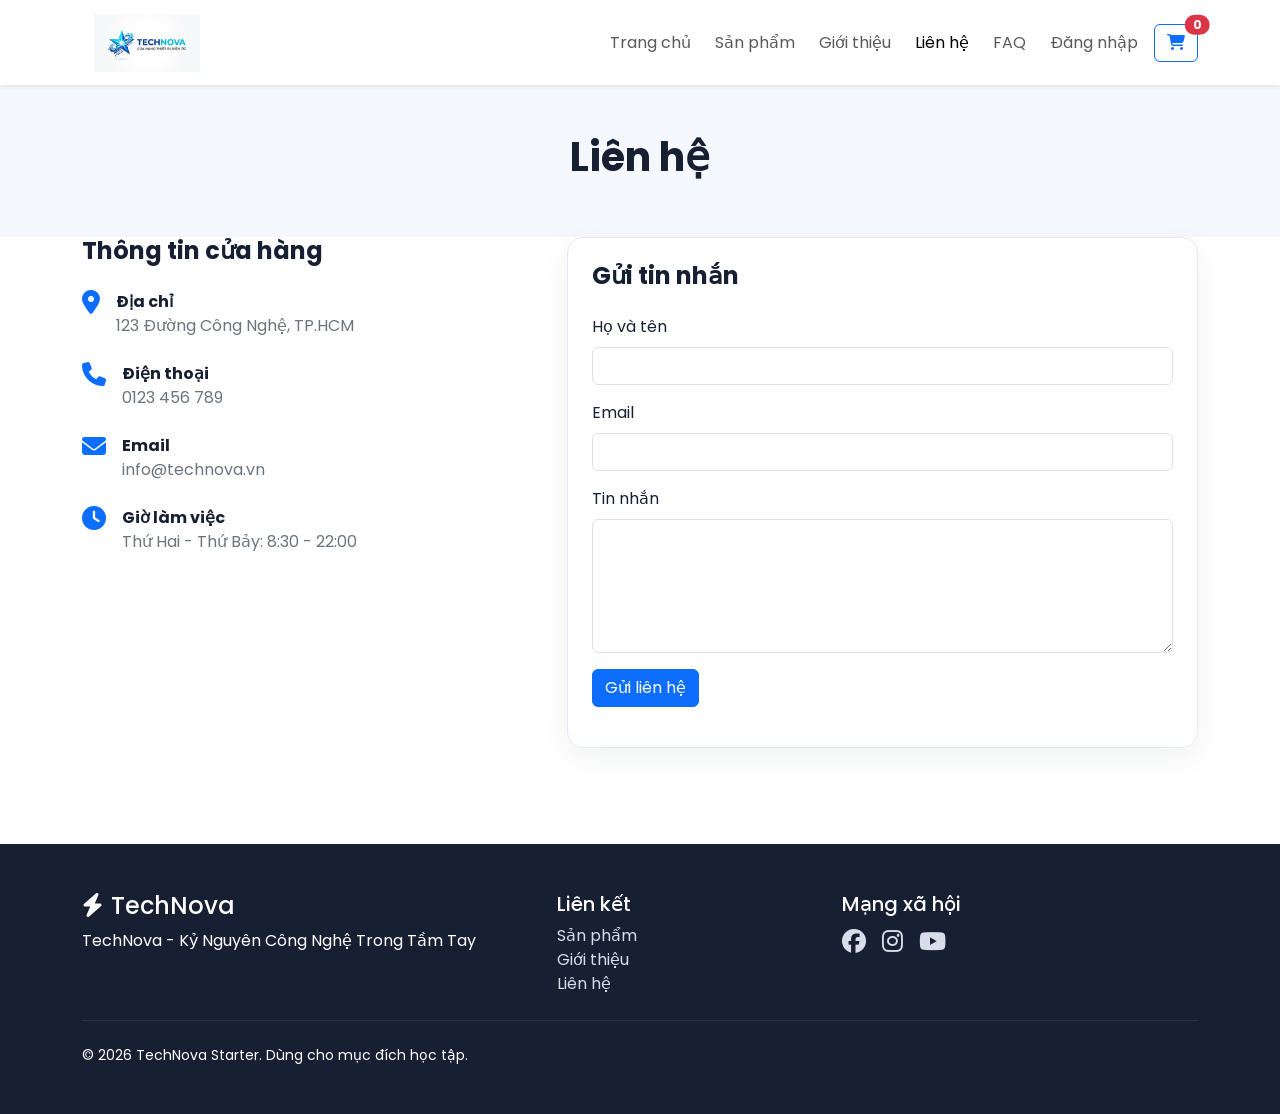
<file: contact.html>
<!doctype html>
<html lang="vi">
<head>
  <meta charset="utf-8">
  <meta name="viewport" content="width=device-width, initial-scale=1">
  <meta name="description" content="Website mẫu bán phụ kiện điện tử">
  <title>Liên hệ | TechNova Starter</title>

  <link rel="preconnect" href="https://fonts.googleapis.com">
  <link rel="preconnect" href="https://fonts.gstatic.com" crossorigin>
  <link href="https://fonts.googleapis.com/css2?family=Poppins:wght@400;500;600;700&display=swap" rel="stylesheet">
  <link href="https://cdn.jsdelivr.net/npm/bootstrap@5.3.3/dist/css/bootstrap.min.css" rel="stylesheet">
  <link rel="stylesheet" href="https://cdnjs.cloudflare.com/ajax/libs/font-awesome/6.5.2/css/all.min.css">
  <link rel="stylesheet" href="assets/css/style.css">
</head>
<body>
  
    <nav class="navbar navbar-expand-lg navbar-light bg-white shadow-sm sticky-top">
      <div class="container">
        <a class="navbar-brand fw-bold text-primary" href="index.html">
          <img src="assets/images/logo.png" alt="Logo TechNova" width="200" height="100" class="d-inline-block align-text-top me-2">
        </a>
        <button class="navbar-toggler" type="button" data-bs-toggle="collapse" data-bs-target="#mainMenu" aria-controls="mainMenu" aria-expanded="false" aria-label="Mở menu">
          <span class="navbar-toggler-icon"></span>
        </button>
        <div class="collapse navbar-collapse" id="mainMenu">
          <ul class="navbar-nav ms-auto align-items-lg-center gap-lg-2">
            <li class="nav-item"><a class="nav-link" href="index.html">Trang chủ</a></li><li class="nav-item"><a class="nav-link" href="products.html">Sản phẩm</a></li><li class="nav-item"><a class="nav-link" href="about.html">Giới thiệu</a></li><li class="nav-item"><a class="nav-link active" aria-current="page" href="contact.html">Liên hệ</a></li><li class="nav-item"><a class="nav-link" href="faq.html">FAQ</a></li><li class="nav-item"><a class="nav-link" href="dang-nhap.html">Đăng nhập</a></li>
            <li class="nav-item">
              <a class="btn btn-outline-primary position-relative" href="cart.html" aria-label="Giỏ hàng">
                <i class="fa-solid fa-cart-shopping"></i>
                <span id="cart-count" class="position-absolute top-0 start-100 translate-middle badge rounded-pill bg-danger">0</span>
              </a>
            </li>
          </ul>
        </div>
      </div>
    </nav>


  <main>
    
<section class="page-header py-5 text-center">
  <div class="container">
    <h1 class="fw-bold">Liên hệ</h1>
  </div>
</section>

<section class="pb-5">
  <div class="container">
    <div class="row g-5">
      <div class="col-lg-5">
        <h2 class="h4 fw-bold mb-4">Thông tin cửa hàng</h2>
        <div class="contact-item d-flex gap-3 mb-4">
          <i class="fa-solid fa-location-dot text-primary fs-4"></i>
          <div><strong>Địa chỉ</strong><p class="text-secondary mb-0">123 Đường Công Nghệ, TP.HCM</p></div>
        </div>
        <div class="contact-item d-flex gap-3 mb-4">
          <i class="fa-solid fa-phone text-primary fs-4"></i>
          <div><strong>Điện thoại</strong><p class="text-secondary mb-0">0123 456 789</p></div>
        </div>
        <div class="contact-item d-flex gap-3 mb-4">
          <i class="fa-solid fa-envelope text-primary fs-4"></i>
          <div><strong>Email</strong><p class="text-secondary mb-0">info@technova.vn</p></div>
        </div>
        <div class="contact-item d-flex gap-3 mb-4">
          <i class="fa-solid fa-clock text-primary fs-4"></i>
          <div><strong>Giờ làm việc</strong><p class="text-secondary mb-0">Thứ Hai - Thứ Bảy: 8:30 - 22:00</p></div>
        </div>
        <!-- TODO 18: Thêm Email và giờ làm việc. (Done)-->
      </div>

      <div class="col-lg-7">
        <form id="contact-form" class="form-card p-4" novalidate>
          <h2 class="h4 fw-bold mb-4">Gửi tin nhắn</h2>
          <div class="mb-3">
            <label for="contact-name" class="form-label">Họ và tên</label>
            <input id="contact-name" class="form-control" type="text" required>
            <div class="invalid-feedback">Vui lòng nhập tên.</div>
          </div>
          <div class="mb-3">
            <label for="contact-email" class="form-label">Email</label>
            <input id="contact-email" class="form-control" type="email" required>
            <div class="invalid-feedback">Vui lòng nhập email hợp lệ.</div>
          </div>
          <div class="mb-3">
            <label for="contact-message" class="form-label">Tin nhắn</label>
            <textarea id="contact-message" class="form-control" rows="5" required></textarea>
            <div class="invalid-feedback">Vui lòng nhập tin nhắn.</div>
          </div>
          <!-- TODO 19: Thêm tiêu đề và nội dung tin nhắn. (Done)-->
          <button class="btn btn-primary" type="submit">Gửi liên hệ</button>
          <p id="contact-message" class="mt-3 mb-0" aria-live="polite"></p>
        </form>
      </div>
    </div>
  </div>
</section>

  </main>

  
    <footer class="site-footer mt-5 py-5">
      <div class="container">
        <div class="row g-4">
          <div class="col-md-5">
            <h4><i class="fa-solid fa-bolt me-2"></i>TechNova</h4>
            <p class="mb-0">TechNova - Kỷ Nguyên Công Nghệ Trong Tầm Tay</p>
          </div>
          <div class="col-6 col-md-3">
            <h5>Liên kết</h5>
            <a href="products.html">Sản phẩm</a><br>
            <a href="about.html">Giới thiệu</a><br>
            <a href="contact.html">Liên hệ</a>
          </div>
          <div class="col-6 col-md-4">
            <h5>Mạng xã hội</h5>
            <div class="d-flex gap-3 fs-4">
              <a href="#" aria-label="Facebook"><i class="fa-brands fa-facebook"></i></a>
              <a href="#" aria-label="Instagram"><i class="fa-brands fa-instagram"></i></a>
              <a href="#" aria-label="YouTube"><i class="fa-brands fa-youtube"></i></a>
            </div>
            <!-- TODO: Học sinh thay đường dẫn mạng xã hội thật hoặc xóa mục này. -->
          </div>
        </div>
        <hr class="border-secondary my-4">
        <p class="small mb-0">© 2026 TechNova Starter. Dùng cho mục đích học tập.</p>
      </div>
    </footer>

  <script src="https://cdn.jsdelivr.net/npm/bootstrap@5.3.3/dist/js/bootstrap.bundle.min.js"></script>
  <script src="assets/js/main.js"></script>
</body>
</html>
</file>
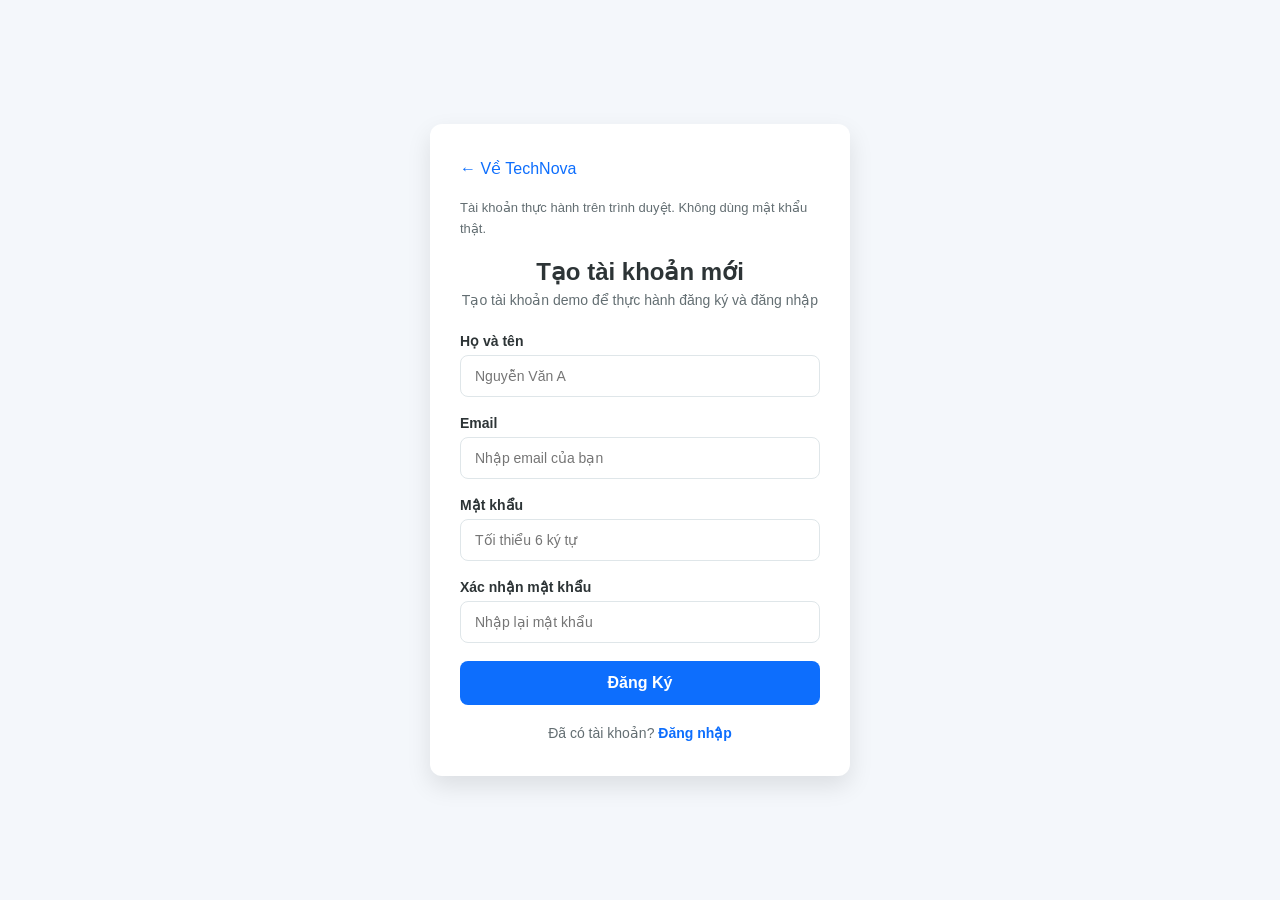
<file: dang-ky.html>
<!DOCTYPE html>
<html lang="vi">
<head>
    <meta charset="UTF-8">
    <meta name="viewport" content="width=device-width, initial-scale=1.0">
    <title>Đăng ký tài khoản - TechNova</title>
    <link rel="stylesheet" href="assets/css/dang-ky.css">
</head>
<body>

    <main class="auth-container"><a class="auth-back" href="index.html">← Về TechNova</a>
        <!-- Hộp thông báo lỗi hoặc thành công -->
        <div id="message-box" class="message-box" role="status" aria-live="polite"></div>

        <p class="auth-demo-note">Tài khoản thực hành trên trình duyệt. Không dùng mật khẩu thật.</p><form id="register-form">
            <h2>Tạo tài khoản mới</h2>
            <p class="subtitle">Tạo tài khoản demo để thực hành đăng ký và đăng nhập</p>

            <div class="input-group">
                <label for="reg-name">Họ và tên</label>
                <input type="text" id="reg-name" placeholder="Nguyễn Văn A" required>
            </div>

            <div class="input-group">
                <label for="reg-email">Email</label>
                <input type="email" id="reg-email" placeholder="Nhập email của bạn" required>
            </div>

            <div class="input-group">
                <label for="reg-password">Mật khẩu</label>
                <input type="password" id="reg-password" placeholder="Tối thiểu 6 ký tự" minlength="6" required>
            </div>

            <div class="input-group">
                <label for="reg-confirm-password">Xác nhận mật khẩu</label>
                <input type="password" id="reg-confirm-password" placeholder="Nhập lại mật khẩu" required>
            </div>

            <button type="submit" class="btn-submit">Đăng Ký</button>

            <p class="switch-text">
                Đã có tài khoản? <a href="dang-nhap.html">Đăng nhập</a>
            </p>
        </form>
    </main>
<script src="assets/js/dang-ky.js"></script>
</body>
</html>
</file>
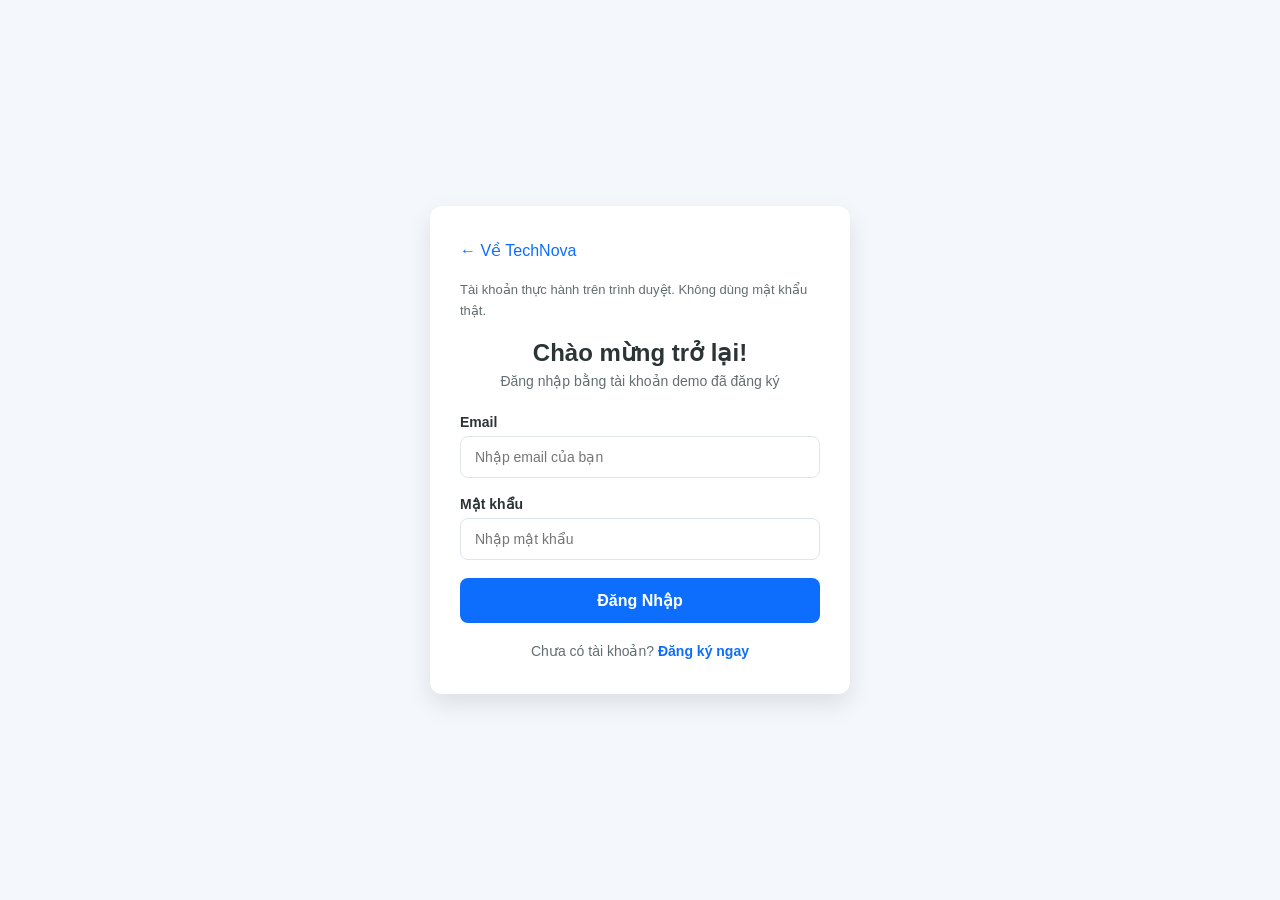
<file: dang-nhap.html>
<!DOCTYPE html>
<html lang="vi">
<head>
    <meta charset="UTF-8">
    <meta name="viewport" content="width=device-width, initial-scale=1.0">
    <title>Đăng nhập - TechNova</title>
    <link rel ="stylesheet" href="assets/css/dang-nhap.css">
</head>
<body>

    <main class="auth-container"><a class="auth-back" href="index.html">← Về TechNova</a>
        <div id="message-box" class="message-box" role="status" aria-live="polite"></div>

        <p class="auth-demo-note">Tài khoản thực hành trên trình duyệt. Không dùng mật khẩu thật.</p><form id="login-form">
            <h2>Chào mừng trở lại!</h2>
            <p class="subtitle">Đăng nhập bằng tài khoản demo đã đăng ký</p>
            
            <div class="input-group">
                <label for="login-email">Email</label>
                <input type="email" id="login-email" placeholder="Nhập email của bạn" required>
            </div>

            <div class="input-group">
                <label for="login-password">Mật khẩu</label>
                <input type="password" id="login-password" placeholder="Nhập mật khẩu" required>
            </div>

            <!-- TODO HS: Chỉ thêm ghi nhớ/quên mật khẩu khi đã xử lý được các luồng đó. -->

            <button type="submit" class="btn-submit">Đăng Nhập</button>

            <p class="switch-text">
                Chưa có tài khoản? <a href="dang-ky.html">Đăng ký ngay</a>
            </p>
        </form>
    </main>
<script src="assets/js/dang-nhap.js"></script>
</body>
</html>
</file>
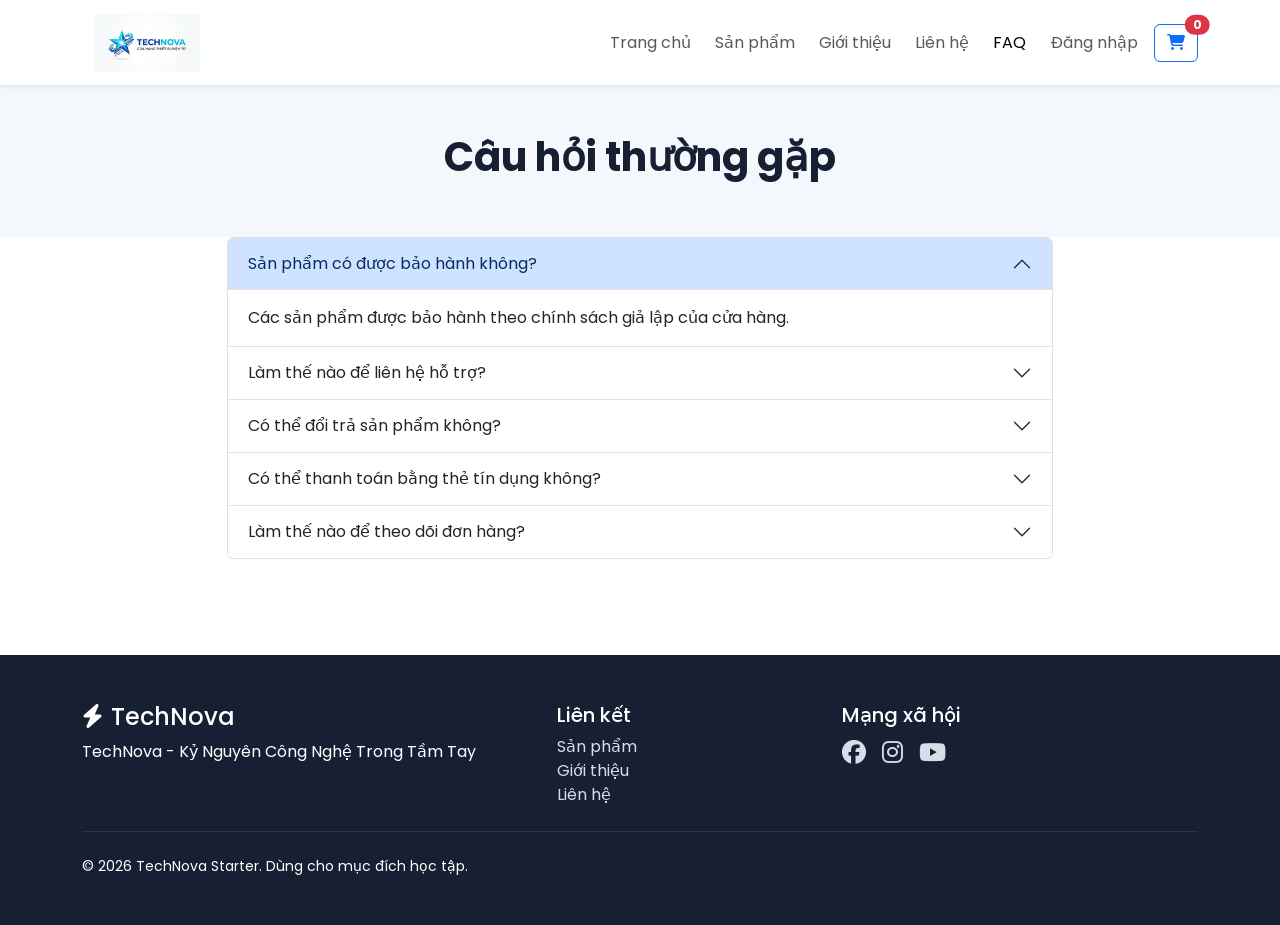
<file: faq.html>
<!doctype html>
<html lang="vi">
<head>
  <meta charset="utf-8">
  <meta name="viewport" content="width=device-width, initial-scale=1">
  <meta name="description" content="Website mẫu bán phụ kiện điện tử">
  <title>FAQ | TechNova Starter</title>

  <link rel="preconnect" href="https://fonts.googleapis.com">
  <link rel="preconnect" href="https://fonts.gstatic.com" crossorigin>
  <link href="https://fonts.googleapis.com/css2?family=Poppins:wght@400;500;600;700&display=swap" rel="stylesheet">
  <link href="https://cdn.jsdelivr.net/npm/bootstrap@5.3.3/dist/css/bootstrap.min.css" rel="stylesheet">
  <link rel="stylesheet" href="https://cdnjs.cloudflare.com/ajax/libs/font-awesome/6.5.2/css/all.min.css">
  <link rel="stylesheet" href="assets/css/style.css">
</head>
<body>
  
    <nav class="navbar navbar-expand-lg navbar-light bg-white shadow-sm sticky-top">
      <div class="container">
        <a class="navbar-brand fw-bold text-primary" href="index.html">
          <img src="assets/images/logo.png" alt="Logo TechNova" width="200" height="100" class="d-inline-block align-text-top me-2">
        </a>
        <button class="navbar-toggler" type="button" data-bs-toggle="collapse" data-bs-target="#mainMenu" aria-controls="mainMenu" aria-expanded="false" aria-label="Mở menu">
          <span class="navbar-toggler-icon"></span>
        </button>
        <div class="collapse navbar-collapse" id="mainMenu">
          <ul class="navbar-nav ms-auto align-items-lg-center gap-lg-2">
            <li class="nav-item"><a class="nav-link" href="index.html">Trang chủ</a></li><li class="nav-item"><a class="nav-link" href="products.html">Sản phẩm</a></li><li class="nav-item"><a class="nav-link" href="about.html">Giới thiệu</a></li><li class="nav-item"><a class="nav-link" href="contact.html">Liên hệ</a></li><li class="nav-item"><a class="nav-link active" aria-current="page" href="faq.html">FAQ</a></li><li class="nav-item"><a class="nav-link" href="dang-nhap.html">Đăng nhập</a></li>
            <li class="nav-item">
              <a class="btn btn-outline-primary position-relative" href="cart.html" aria-label="Giỏ hàng">
                <i class="fa-solid fa-cart-shopping"></i>
                <span id="cart-count" class="position-absolute top-0 start-100 translate-middle badge rounded-pill bg-danger">0</span>
              </a>
            </li>
          </ul>
        </div>
      </div>
    </nav>



  <main>
    
<section class="page-header py-5 text-center">
  <div class="container">
    <h1 class="fw-bold">Câu hỏi thường gặp</h1>
  </div>
</section>

<section class="pb-5">
  <div class="container faq-container">
    <div class="accordion" id="faqAccordion">
      <div class="accordion-item">
        <h2 class="accordion-header">
          <button class="accordion-button" type="button" data-bs-toggle="collapse" data-bs-target="#faqOne" aria-expanded="true" aria-controls="faqOne">
            Sản phẩm có được bảo hành không?
          </button>
        </h2>
        <div id="faqOne" class="accordion-collapse collapse show" data-bs-parent="#faqAccordion">
          <div class="accordion-body">Các sản phẩm được bảo hành theo chính sách giả lập của cửa hàng.</div>
        </div>
      </div>
      <div class="accordion-item">
        <h2 class="accordion-header">
          <button class="accordion-button collapsed" type="button" data-bs-toggle="collapse" data-bs-target="#faqTwo" aria-expanded="false" aria-controls="faqTwo">
            Làm thế nào để liên hệ hỗ trợ?
          </button>
        </h2>
        <div id="faqTwo" class="accordion-collapse collapse" data-bs-parent="#faqAccordion">
          <div class="accordion-body">Bạn có thể liên hệ qua trang Liên hệ hoặc gửi email đến địa chỉ hỗ trợ của cửa hàng.</div>
        </div>
      </div>
      <div class="accordion-item">
        <h2 class="accordion-header">
          <button class="accordion-button collapsed" type="button" data-bs-toggle="collapse" data-bs-target="#faqThree" aria-expanded="false" aria-controls="faqThree">
            Có thể đổi trả sản phẩm không?
          </button>
        </h2>
        <div id="faqThree" class="accordion-collapse collapse" data-bs-parent="#faqAccordion">
          <div class="accordion-body">Chính sách đổi trả được áp dụng theo quy định của cửa hàng, vui lòng tham khảo trang Liên hệ để biết thêm chi tiết.</div>
        </div>
      </div>
      <div class="accordion-item">
        <h2 class="accordion-header">
          <button class="accordion-button collapsed" type="button" data-bs-toggle="collapse" data-bs-target="#faqFour" aria-expanded="false" aria-controls="faqFour">
            Có thể thanh toán bằng thẻ tín dụng không?
          </button>
        </h2>
        <div id="faqFour" class="accordion-collapse collapse" data-bs-parent="#faqAccordion">
          <div class="accordion-body">Có, cửa hàng chấp nhận thanh toán bằng thẻ tín dụng và các phương thức thanh toán điện tử khác.</div>
        </div>
      </div>
      <div class="accordion-item">
        <h2 class="accordion-header">
          <button class="accordion-button collapsed" type="button" data-bs-toggle="collapse" data-bs-target="#faqFive" aria-expanded="false" aria-controls="faqFive">
            Làm thế nào để theo dõi đơn hàng?
          </button>
        </h2>
        <div id="faqFive" class="accordion-collapse collapse" data-bs-parent="#faqAccordion">
          <div class="accordion-body">Bạn có thể theo dõi đơn hàng thông qua tài khoản của mình trên trang web hoặc liên hệ với bộ phận hỗ trợ để biết thêm chi tiết.</div>
        </div>
      </div>
      <!-- TODO 20: Thêm ít nhất 4 accordion-item với id không trùng nhau. (Done)-->
    </div>
  </div>
</section>

  </main>

  
    <footer class="site-footer mt-5 py-5">
      <div class="container">
        <div class="row g-4">
          <div class="col-md-5">
            <h4><i class="fa-solid fa-bolt me-2"></i>TechNova</h4>
            <p class="mb-0">TechNova - Kỷ Nguyên Công Nghệ Trong Tầm Tay</p>
          </div>
          <div class="col-6 col-md-3">
            <h5>Liên kết</h5>
            <a href="products.html">Sản phẩm</a><br>
            <a href="about.html">Giới thiệu</a><br>
            <a href="contact.html">Liên hệ</a>
          </div>
          <div class="col-6 col-md-4">
            <h5>Mạng xã hội</h5>
            <div class="d-flex gap-3 fs-4">
              <a href="#" aria-label="Facebook"><i class="fa-brands fa-facebook"></i></a>
              <a href="#" aria-label="Instagram"><i class="fa-brands fa-instagram"></i></a>
              <a href="#" aria-label="YouTube"><i class="fa-brands fa-youtube"></i></a>
            </div>
            <!-- TODO: Học sinh thay đường dẫn mạng xã hội thật hoặc xóa mục này. -->
          </div>
        </div>
        <hr class="border-secondary my-4">
        <p class="small mb-0">© 2026 TechNova Starter. Dùng cho mục đích học tập.</p>
      </div>
    </footer>

  <script src="https://cdn.jsdelivr.net/npm/bootstrap@5.3.3/dist/js/bootstrap.bundle.min.js"></script>
  <script src="assets/js/main.js"></script>
</body>
</html>
</file>
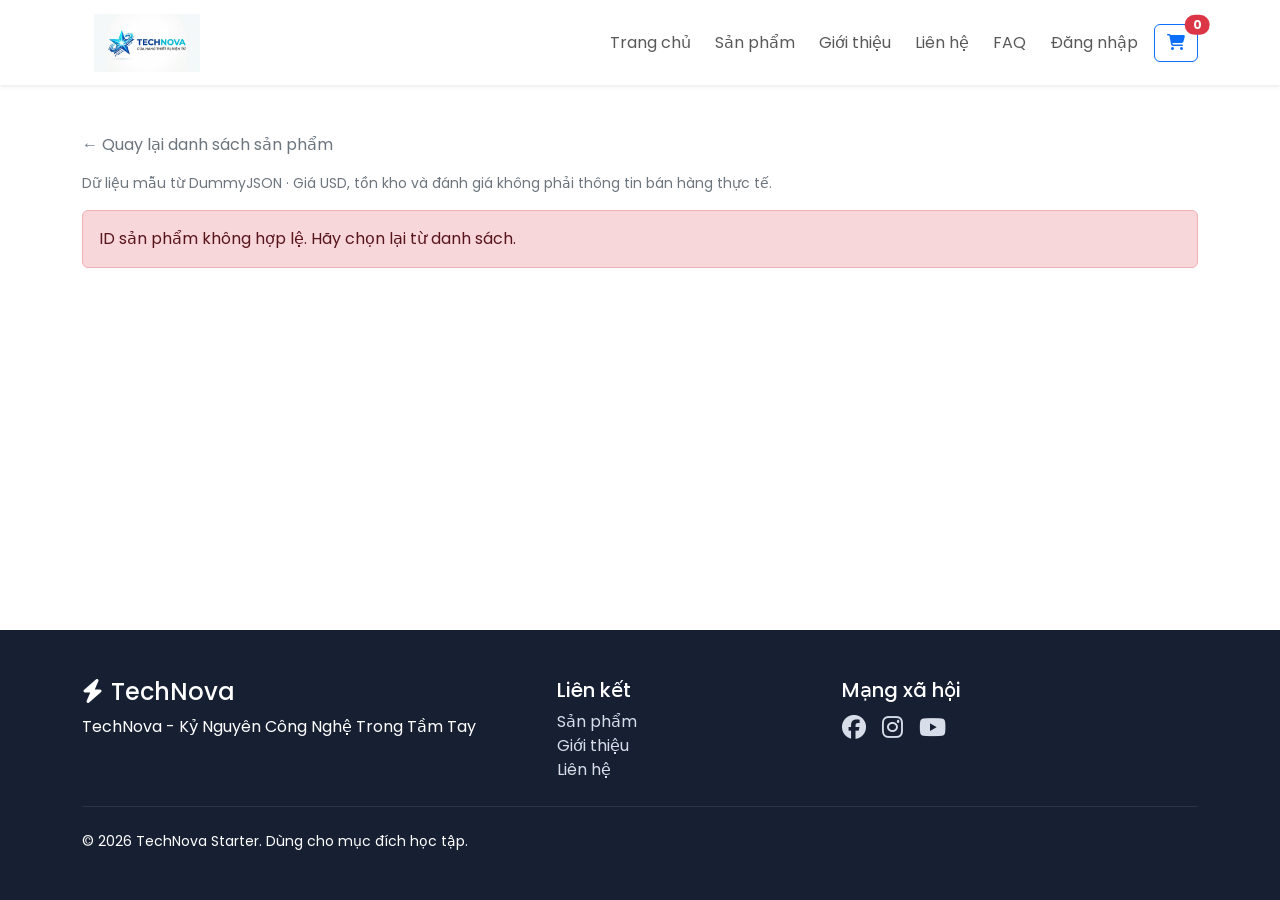
<file: product-detail.html>
<!doctype html>
<html lang="vi">
<head>
  <meta charset="utf-8">
  <meta name="viewport" content="width=device-width, initial-scale=1">
  <meta name="description" content="Website mẫu bán phụ kiện điện tử">
  <title>Chi tiết sản phẩm | TechNova Starter</title>

  <link rel="preconnect" href="https://fonts.googleapis.com">
  <link rel="preconnect" href="https://fonts.gstatic.com" crossorigin>
  <link href="https://fonts.googleapis.com/css2?family=Poppins:wght@400;500;600;700&display=swap" rel="stylesheet">
  <link href="https://cdn.jsdelivr.net/npm/bootstrap@5.3.3/dist/css/bootstrap.min.css" rel="stylesheet">
  <link rel="stylesheet" href="https://cdnjs.cloudflare.com/ajax/libs/font-awesome/6.5.2/css/all.min.css">
  <link rel="stylesheet" href="assets/css/style.css">
</head>
<body>
<nav class="navbar navbar-expand-lg navbar-light bg-white shadow-sm sticky-top">
      <div class="container">
        <a class="navbar-brand fw-bold text-primary" href="index.html">
          <img src="assets/images/logo.png" alt="Logo TechNova" width="200" height="100" class="d-inline-block align-text-top me-2">
        </a>
        <button class="navbar-toggler" type="button" data-bs-toggle="collapse" data-bs-target="#mainMenu" aria-controls="mainMenu" aria-expanded="false" aria-label="Mở menu">
          <span class="navbar-toggler-icon"></span>
        </button>
        <div class="collapse navbar-collapse" id="mainMenu">
          <ul class="navbar-nav ms-auto align-items-lg-center gap-lg-2">
            <li class="nav-item"><a class="nav-link" href="index.html">Trang chủ</a></li><li class="nav-item"><a class="nav-link" href="products.html">Sản phẩm</a></li><li class="nav-item"><a class="nav-link" href="about.html">Giới thiệu</a></li><li class="nav-item"><a class="nav-link" href="contact.html">Liên hệ</a></li><li class="nav-item"><a class="nav-link" href="faq.html">FAQ</a></li><li class="nav-item"><a class="nav-link" href="dang-nhap.html">Đăng nhập</a></li>
            <li class="nav-item">
              <a class="btn btn-outline-primary position-relative" href="cart.html" aria-label="Giỏ hàng">
                <i class="fa-solid fa-cart-shopping"></i>
                <span id="cart-count" class="position-absolute top-0 start-100 translate-middle badge rounded-pill bg-danger">0</span>
              </a>
            </li>
          </ul>
        </div>
      </div>
    </nav>
<main class="container py-5">
  <a href="products.html" class="text-secondary">← Quay lại danh sách sản phẩm</a>
  <p class="small text-secondary mt-3">Dữ liệu mẫu từ DummyJSON · Giá USD, tồn kho và đánh giá không phải thông tin bán hàng thực tế.</p>
  <p id="detail-status" role="status" aria-live="polite"></p>
  <button id="retry-detail" type="button" class="btn btn-outline-primary mb-4" hidden>Thử lại</button>
  <div id="product-detail" aria-busy="true"></div>
  <noscript><p class="alert alert-warning">Bật JavaScript để tải chi tiết sản phẩm.</p></noscript>
  <!-- Một khung chung cho mọi ID, không tạo HTML riêng cho từng sản phẩm. -->
  <template id="detail-template">
    <article class="api-detail-layout">
      <div><div class="detail-image-box"><img class="detail-photo" alt=""></div><div class="detail-gallery mt-3"></div></div>
      <div>
        <span class="detail-category badge text-bg-light border"></span>
        <h1 class="fw-bold mt-3"></h1><p class="detail-rating text-secondary"></p>
        <p class="detail-price fs-2 fw-bold text-primary"></p><p class="detail-description text-secondary"></p>
        <dl class="detail-facts"><dt>Thương hiệu</dt><dd class="detail-brand"></dd><dt>SKU</dt><dd class="detail-sku"></dd><dt>Bảo hành mẫu</dt><dd class="detail-warranty"></dd></dl>
        <p class="detail-stock fw-semibold"></p>
        <a class="btn btn-outline-primary mt-2" href="products.html">Tiếp tục xem sản phẩm</a>
        <p class="small text-secondary mt-3">Giỏ hàng API là bài tập tiếp theo. Trang giỏ hiện vẫn là dữ liệu mẫu.</p>
      </div>
    </article>
    <section class="api-detail-reviews mt-4"><h2 class="h4 fw-bold">Đánh giá từ dữ liệu mẫu</h2><div class="detail-reviews"></div></section>
  </template>
</main>

  
    <footer class="site-footer mt-5 py-5">
      <div class="container">
        <div class="row g-4">
          <div class="col-md-5">
            <h4><i class="fa-solid fa-bolt me-2"></i>TechNova</h4>
            <p class="mb-0">TechNova - Kỷ Nguyên Công Nghệ Trong Tầm Tay</p>
          </div>
          <div class="col-6 col-md-3">
            <h5>Liên kết</h5>
            <a href="products.html">Sản phẩm</a><br>
            <a href="about.html">Giới thiệu</a><br>
            <a href="contact.html">Liên hệ</a>
          </div>
          <div class="col-6 col-md-4">
            <h5>Mạng xã hội</h5>
            <div class="d-flex gap-3 fs-4">
              <a href="#" aria-label="Facebook"><i class="fa-brands fa-facebook"></i></a>
              <a href="#" aria-label="Instagram"><i class="fa-brands fa-instagram"></i></a>
              <a href="#" aria-label="YouTube"><i class="fa-brands fa-youtube"></i></a>
            </div>
            <!-- TODO: Học sinh thay đường dẫn mạng xã hội thật hoặc xóa mục này. -->
          </div>
        </div>
        <hr class="border-secondary my-4">
        <p class="small mb-0">© 2026 TechNova Starter. Dùng cho mục đích học tập.</p>
      </div>
    </footer>

  <script src="https://cdn.jsdelivr.net/npm/bootstrap@5.3.3/dist/js/bootstrap.bundle.min.js"></script>
  <script src="assets/js/config.js" defer></script>
  <script src="assets/js/api.js" defer></script>
  <script src="assets/js/product-detail.js" defer></script>
</body>
</html>
</file>
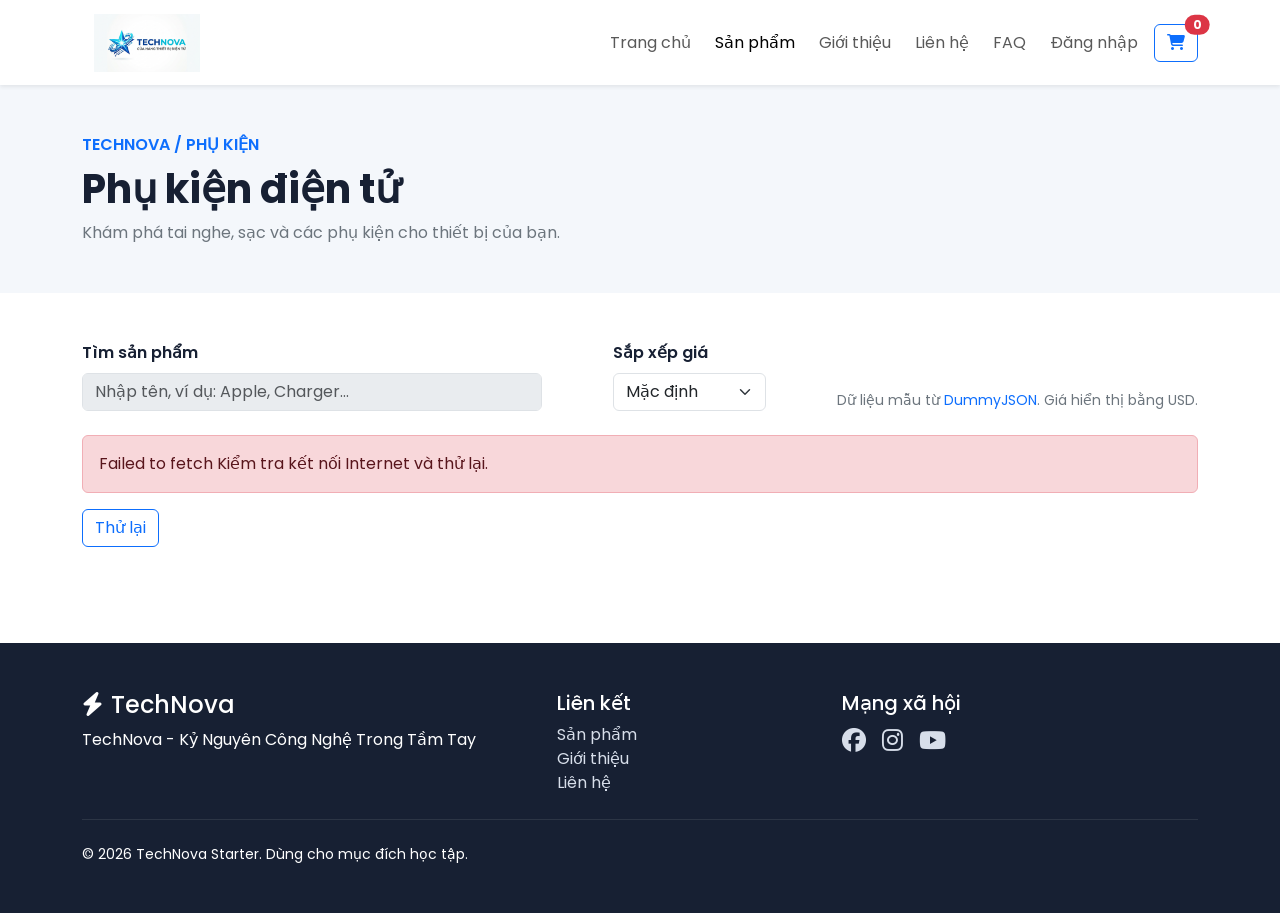
<file: products.html>
<!doctype html>
<html lang="vi">
<head>
  <meta charset="utf-8">
  <meta name="viewport" content="width=device-width, initial-scale=1">
  <meta name="description" content="Website mẫu bán phụ kiện điện tử">
  <title>Sản phẩm | TechNova Starter</title>

  <link rel="preconnect" href="https://fonts.googleapis.com">
  <link rel="preconnect" href="https://fonts.gstatic.com" crossorigin>
  <link href="https://fonts.googleapis.com/css2?family=Poppins:wght@400;500;600;700&display=swap" rel="stylesheet">
  <link href="https://cdn.jsdelivr.net/npm/bootstrap@5.3.3/dist/css/bootstrap.min.css" rel="stylesheet">
  <link rel="stylesheet" href="https://cdnjs.cloudflare.com/ajax/libs/font-awesome/6.5.2/css/all.min.css">
  <link rel="stylesheet" href="assets/css/style.css">
</head>
<body>
  
    <nav class="navbar navbar-expand-lg navbar-light bg-white shadow-sm sticky-top">
      <div class="container">
        <a class="navbar-brand fw-bold text-primary" href="index.html">
          <img src="assets/images/logo.png" alt="Logo TechNova" width="200" height="100" class="d-inline-block align-text-top me-2">
        </a>
        <button class="navbar-toggler" type="button" data-bs-toggle="collapse" data-bs-target="#mainMenu" aria-controls="mainMenu" aria-expanded="false" aria-label="Mở menu">
          <span class="navbar-toggler-icon"></span>
        </button>
        <div class="collapse navbar-collapse" id="mainMenu">
          <ul class="navbar-nav ms-auto align-items-lg-center gap-lg-2">
            <li class="nav-item"><a class="nav-link" href="index.html">Trang chủ</a></li><li class="nav-item"><a class="nav-link active" aria-current="page" href="products.html">Sản phẩm</a></li><li class="nav-item"><a class="nav-link" href="about.html">Giới thiệu</a></li><li class="nav-item"><a class="nav-link" href="contact.html">Liên hệ</a></li><li class="nav-item"><a class="nav-link" href="faq.html">FAQ</a></li><li class="nav-item"><a class="nav-link" href="dang-nhap.html">Đăng nhập</a></li>
            <li class="nav-item">
              <a class="btn btn-outline-primary position-relative" href="cart.html" aria-label="Giỏ hàng">
                <i class="fa-solid fa-cart-shopping"></i>
                <span id="cart-count" class="position-absolute top-0 start-100 translate-middle badge rounded-pill bg-danger">0</span>
              </a>
            </li>
          </ul>
        </div>
      </div>
    </nav>



    <main>
    <section class="page-header py-5">
      <div class="container">
        <p class="text-primary fw-semibold mb-2">TECHNOVA / PHỤ KIỆN</p>
        <h1 class="fw-bold">Phụ kiện điện tử</h1>
        <p class="text-secondary mb-0">Khám phá tai nghe, sạc và các phụ kiện cho thiết bị của bạn.</p>
      </div>
    </section>
    <section class="py-5">
      <div class="container">
        <div class="catalog-toolbar mb-4">
          <div class="catalog-search">
            <label for="product-search" class="form-label fw-semibold">Tìm sản phẩm</label>
            <input id="product-search" class="form-control" type="search" placeholder="Nhập tên, ví dụ: Apple, Charger..." maxlength="100" disabled>
          </div>
          <div><label for="product-sort" class="form-label fw-semibold">Sắp xếp giá</label><select id="product-sort" class="form-select"><option value="default">Mặc định</option><option value="price-asc">Giá tăng dần</option><option value="price-desc">Giá giảm dần</option></select></div>
          <p class="small text-secondary mb-0">Dữ liệu mẫu từ <a href="https://dummyjson.com/docs/products" target="_blank" rel="noopener">DummyJSON</a>. Giá hiển thị bằng USD.</p>
        </div>
        <!-- JS cập nhật thông báo riêng với vùng danh sách để không đọc lại mọi card. -->
        <p id="product-status" class="text-secondary mb-3" role="status" aria-live="polite">Đang chuẩn bị tải sản phẩm...</p>
        <button id="retry-products" type="button" class="btn btn-outline-primary mb-4" hidden>Thử lại</button>
        <div id="product-list" class="row g-4" aria-busy="true"></div>
        <noscript><p class="alert alert-warning">Hãy bật JavaScript để xem danh sách sản phẩm.</p></noscript>
      </div>
    </section>
    <!-- Khung mẫu: JS chỉ sao chép và điền dữ liệu. template không tự hiển thị. -->
    <template id="product-card-template">
      <div class="col-sm-6 col-lg-4 col-xl-3 product-item">
        <article class="card product-card h-100">
          <img class="card-img-top product-image" loading="lazy" alt="">
          <div class="card-body d-flex flex-column">
            <span class="product-brand small text-secondary"></span>
            <h2 class="product-title h6 mt-2"></h2>
            <p class="product-description small text-secondary"></p>
            <p class="product-price text-primary fw-bold fs-5 mt-auto mb-2"></p>
            <p class="product-stock small text-secondary mb-0"></p>
            <a class="product-detail-link btn btn-outline-primary mt-3" href="product-detail.html">Xem chi tiết</a>
          </div>
        </article>
      </div>
    </template>
  </main>

  
    <footer class="site-footer mt-5 py-5">
      <div class="container">
        <div class="row g-4">
          <div class="col-md-5">
            <h4><i class="fa-solid fa-bolt me-2"></i>TechNova</h4>
            <p class="mb-0">TechNova - Kỷ Nguyên Công Nghệ Trong Tầm Tay</p>
          </div>
          <div class="col-6 col-md-3">
            <h5>Liên kết</h5>
            <a href="products.html">Sản phẩm</a><br>
            <a href="about.html">Giới thiệu</a><br>
            <a href="contact.html">Liên hệ</a>
          </div>
          <div class="col-6 col-md-4">
            <h5>Mạng xã hội</h5>
            <div class="d-flex gap-3 fs-4">
              <a href="#" aria-label="Facebook"><i class="fa-brands fa-facebook"></i></a>
              <a href="#" aria-label="Instagram"><i class="fa-brands fa-instagram"></i></a>
              <a href="#" aria-label="YouTube"><i class="fa-brands fa-youtube"></i></a>
            </div>
            <!-- TODO: Học sinh thay đường dẫn mạng xã hội thật hoặc xóa mục này. (Done)-->
          </div>
        </div>
        <hr class="border-secondary my-4">
        <p class="small mb-0">© 2026 TechNova Starter. Dùng cho mục đích học tập.</p>
      </div>
    </footer>

  <script src="https://cdn.jsdelivr.net/npm/bootstrap@5.3.3/dist/js/bootstrap.bundle.min.js"></script>
    <!-- Nạp đúng thứ tự: cấu hình -> hàm fetch -> render và sự kiện. -->
  <script src="assets/js/config.js" defer></script>
  <script src="assets/js/api.js" defer></script>
  <script src="assets/js/products.js" defer></script>
</body>
</html>
</file>
<file: assets/css/style.css>
:root {
  --tz-primary: #0d6efd;
  --tz-dark: #172033;
  --tz-soft: #f4f7fb;
}

* { box-sizing: border-box; }

body {
  font-family: "Poppins", sans-serif;
  color: var(--tz-dark);
  background: #fff;
}

a { text-decoration: none; }

.starter-note {
  background: #fff3cd;
  border-bottom: 1px solid #ffe69c;
}

.hero-section {
  background: linear-gradient(135deg, #eef5ff, #ffffff);
  min-height: 520px;
  display: flex;
  align-items: center;
}

.hero-image { max-height: 390px; }

.page-header { background: var(--tz-soft); }

.section-heading { max-width: 680px; margin-inline: auto; }

.product-card,
.testimonial-card,
.feature-card,
.summary-card,
.form-card {
  border: 1px solid #e6eaf0;
  border-radius: 1rem;
  background: #fff;
  box-shadow: 0 10px 30px rgba(23, 32, 51, 0.06);
}

.product-card {
  overflow: hidden;
  transition: transform 0.25s ease, box-shadow 0.25s ease;
}

.product-card:hover {
  transform: translateY(-6px);
  box-shadow: 0 15px 35px rgba(23, 32, 51, 0.12);
}

.product-image {
  height: 220px;
  object-fit: contain;
  padding: 1.5rem;
  background: var(--tz-soft);
}

.detail-image-box {
  padding: 3rem;
  border-radius: 1.5rem;
  background: var(--tz-soft);
}

.detail-image-box img { max-height: 420px; }

.quantity-box { max-width: 190px; }
.quantity-box input { max-width: 80px; }

.cart-thumb {
  width: 72px;
  height: 72px;
  object-fit: contain;
  padding: 0.5rem;
  border-radius: 0.75rem;
  background: var(--tz-soft);
}

.cart-quantity { width: 85px; }
.faq-container { max-width: 850px; }

.site-footer {
  background: #172033;
  color: #fff;
}

.site-footer a { color: #d7deea; }
.site-footer a:hover { color: #fff; }

.cta-section {
  max-width: 850px;
  margin-inline: auto;
  color: #fff;
  background: var(--tz-primary);
  border-radius: 0.75rem;
  padding: 1.5rem;
  text-align: center;
}
.cta-section:hover { background: #0b5ed7; }

/* TODO CSS 01: Tạo class .cta-section với nền màu chủ đạo và chữ trắng. (Done) */
/* TODO CSS 02: Thay màu chủ đạo bằng màu riêng của học sinh. (Done) */
/* TODO CSS 03: Tạo hiệu ứng hover cho các nút mạng xã hội ở Footer. (Done) */

@media (max-width: 767.98px) {
  .hero-section { min-height: auto; text-align: center; }
  .hero-image { max-height: 280px; }
  .display-5 { font-size: 2.2rem; }
  .padding-5 { padding: 3rem 1rem; }
  /* TODO CSS 04: Điều chỉnh padding hoặc font-size cho điện thoại. */
}

/* Chỉnh UI cơ bản: menu gọn, card đều, trang ngắn vẫn có footer ở dưới. */
body { min-height: 100vh; display: flex; flex-direction: column; }
main { flex: 1; }
.navbar-brand img { width: 130px; height: 58px; object-fit: contain; }
.navbar-brand { margin-right: 1rem; }
.navbar .navbar-nav { row-gap: .5rem; }
.catalog-toolbar { display: flex; flex-wrap: wrap; align-items: end; justify-content: space-between; gap: 1.25rem; }
.catalog-search { flex: 1 1 260px; max-width: 460px; }
.product-title, .product-description { overflow-wrap: anywhere; }
.product-description { display: -webkit-box; -webkit-line-clamp: 3; -webkit-box-orient: vertical; overflow: hidden; }
[hidden] { display: none !important; }
@media (max-width: 991.98px) { .navbar-collapse { padding: 1rem 0; } }
@media (prefers-reduced-motion: reduce) { .product-card { transition: none; } }

/* Chi tiết API: ảnh không bị cắt; hai cột desktop, một cột mobile. */
.api-detail-layout { display:grid; grid-template-columns:minmax(0,1fr) minmax(0,1fr); gap:40px; padding:28px; border:1px solid #e2e8f0; border-radius:16px; background:#fff; }
.api-detail-layout .detail-image-box { height:360px; display:grid; place-items:center; }
.detail-photo { width:100%; height:100%; max-height:340px; object-fit:contain; }
.api-detail-layout h1 { font-size:clamp(26px,3vw,36px); line-height:1.3; overflow-wrap:anywhere; }
.detail-description { line-height:1.85; }
.detail-facts { display:grid; grid-template-columns:120px minmax(0,1fr); gap:12px; margin-block:24px; }
.detail-facts dd { margin:0; overflow-wrap:anywhere; }
.detail-gallery { display:flex; gap:10px; flex-wrap:wrap; }
.detail-thumb { padding:5px; border:1px solid #dce3ec; border-radius:8px; background:white; }
.detail-thumb img { width:64px; height:64px; object-fit:contain; }
.detail-thumb:focus-visible { outline:3px solid #2563eb; outline-offset:3px; }
.api-detail-reviews { padding:26px; background:#fff; border:1px solid #e2e8f0; border-radius:16px; }
@media(max-width:767px) { .api-detail-layout { grid-template-columns:1fr; padding:18px; gap:24px; } .api-detail-layout .detail-image-box { height:260px; } .detail-photo { max-height:240px; } }
</file>
<file: assets/css/dang-ky.css>
* {
            box-sizing: border-box;
            margin: 0;
            padding: 0;
            font-family: 'Segoe UI', Tahoma, Geneva, Verdana, sans-serif;
        }

        body {
            background: linear-gradient(135deg, #f5f7fa 0%, #c3cfe2 100%);
            min-height: 100vh;
            display: flex;
            justify-content: center;
            align-items: center;
            padding: 20px;
        }

        .auth-container {
            background-color: #ffffff;
            width: 100%;
            max-width: 420px;
            padding: 35px 30px;
            border-radius: 12px;
            box-shadow: 0 10px 25px rgba(0, 0, 0, 0.1);
        }

        .message-box {
            display: none;
            padding: 12px;
            border-radius: 6px;
            margin-bottom: 20px;
            font-size: 14px;
            text-align: center;
            font-weight: 500;
        }

        .message-box.error {
            display: block;
            background-color: #ffe6e6;
            color: #d63031;
            border: 1px solid #fab1a0;
        }

        .message-box.success {
            display: block;
            background-color: #e6fffa;
            color: #00b894;
            border: 1px solid #81ecec;
        }

        h2 {
            color: #2d3436;
            font-size: 24px;
            margin-bottom: 6px;
            text-align: center;
        }

        .subtitle {
            color: #636e72;
            font-size: 14px;
            text-align: center;
            margin-bottom: 25px;
        }

        .input-group {
            margin-bottom: 18px;
        }

        .input-group label {
            display: block;
            font-size: 14px;
            color: #2d3436;
            margin-bottom: 6px;
            font-weight: 600;
        }

        .input-group input {
            width: 100%;
            padding: 12px 14px;
            border: 1px solid #dfe6e9;
            border-radius: 8px;
            font-size: 14px;
            transition: border-color 0.3s;
        }

        .input-group input:focus {
            outline: none;
            border-color: #ff6b6b;
        }

        .btn-submit {
            width: 100%;
            padding: 13px;
            background-color: #5279dc;
            color: white;
            border: none;
            border-radius: 8px;
            font-size: 16px;
            font-weight: 600;
            cursor: pointer;
            transition: background-color 0.3s;
        }

        .btn-submit:hover {
            background-color: #7e9be4;
        }

        .switch-text {
            text-align: center;
            margin-top: 20px;
            font-size: 14px;
            color: #636e72;
        }

        .switch-text a {
            color: #5279dc;
            font-weight: 600;
            text-decoration: none;
        }

        .switch-text a:hover {
            text-decoration: underline;
        }
/* Đồng bộ màu TechNova, thêm đường về trang chủ và focus bàn phím. */
body { background: #f4f7fb; }
.auth-back { display: inline-block; margin-bottom: 20px; color: #0d6efd; text-decoration: none; }
.auth-demo-note { margin-bottom: 18px; font-size: 13px; line-height: 1.6; color: #636e72; }
.input-group input:focus { border-color: #0d6efd; outline: 2px solid #b6d4fe; outline-offset: 1px; }
.btn-submit { background: #0d6efd; }
.btn-submit:hover { background: #0b5ed7; }
.switch-text a { color: #0d6efd; }
@media (max-width: 480px) { .auth-container { padding: 26px 20px; } }
</file>
<file: assets/css/dang-nhap.css>
* {
            box-sizing: border-box;
            margin: 0;
            padding: 0;
            font-family: 'Segoe UI', Tahoma, Geneva, Verdana, sans-serif;
        }

        body {
            background: linear-gradient(135deg, #f5f7fa 0%, #c3cfe2 100%);
            min-height: 100vh;
            display: flex;
            justify-content: center;
            align-items: center;
            padding: 20px;
        }

        .auth-container {
            background-color: #ffffff;
            width: 100%;
            max-width: 420px;
            padding: 35px 30px;
            border-radius: 12px;
            box-shadow: 0 10px 25px rgba(0, 0, 0, 0.1);
        }

        .message-box {
            display: none;
            padding: 12px;
            border-radius: 6px;
            margin-bottom: 20px;
            font-size: 14px;
            text-align: center;
            font-weight: 500;
        }

        .message-box.error {
            display: block;
            background-color: #ffe6e6;
            color: #d63031;
            border: 1px solid #fab1a0;
        }

        .message-box.success {
            display: block;
            background-color: #e6fffa;
            color: #00b894;
            border: 1px solid #81ecec;
        }

        h2 {
            color: #2d3436;
            font-size: 24px;
            margin-bottom: 6px;
            text-align: center;
        }

        .subtitle {
            color: #636e72;
            font-size: 14px;
            text-align: center;
            margin-bottom: 25px;
        }

        .input-group {
            margin-bottom: 18px;
        }

        .input-group label {
            display: block;
            font-size: 14px;
            color: #2d3436;
            margin-bottom: 6px;
            font-weight: 600;
        }

        .input-group input {
            width: 100%;
            padding: 12px 14px;
            border: 1px solid #dfe6e9;
            border-radius: 8px;
            font-size: 14px;
            transition: border-color 0.3s;
        }

        .input-group input:focus {
            outline: none;
            border-color: #ff6b6b;
        }

        .form-options {
            display: flex;
            justify-content: space-between;
            align-items: center;
            font-size: 13px;
            margin-bottom: 22px;
            color: #636e72;
        }

        .remember-me {
            display: flex;
            align-items: center;
            gap: 6px;
            cursor: pointer;
        }

        .forgot-pass {
            color: #6ba9ff;
            text-decoration: none;
        }

        .forgot-pass:hover {
            text-decoration: underline;
        }

        .btn-submit {
            width: 100%;
            padding: 13px;
            background-color: #5279dc;
            color: white;
            border: none;
            border-radius: 8px;
            font-size: 16px;
            font-weight: 600;
            cursor: pointer;
            transition: background-color 0.3s;
        }

        .btn-submit:hover {
            background-color: #7e9be4;
        }

        .switch-text {
            text-align: center;
            margin-top: 20px;
            font-size: 14px;
            color: #636e72;
        }

        .switch-text a {
            color: #5279dc;
            font-weight: 600;
            text-decoration: none;
        }

        .switch-text a:hover {
            text-decoration: underline;
        }
/* Đồng bộ màu TechNova, thêm đường về trang chủ và focus bàn phím. */
body { background: #f4f7fb; }
.auth-back { display: inline-block; margin-bottom: 20px; color: #0d6efd; text-decoration: none; }
.auth-demo-note { margin-bottom: 18px; font-size: 13px; line-height: 1.6; color: #636e72; }
.input-group input:focus { border-color: #0d6efd; outline: 2px solid #b6d4fe; outline-offset: 1px; }
.btn-submit { background: #0d6efd; }
.btn-submit:hover { background: #0b5ed7; }
.switch-text a { color: #0d6efd; }
@media (max-width: 480px) { .auth-container { padding: 26px 20px; } }
</file>
